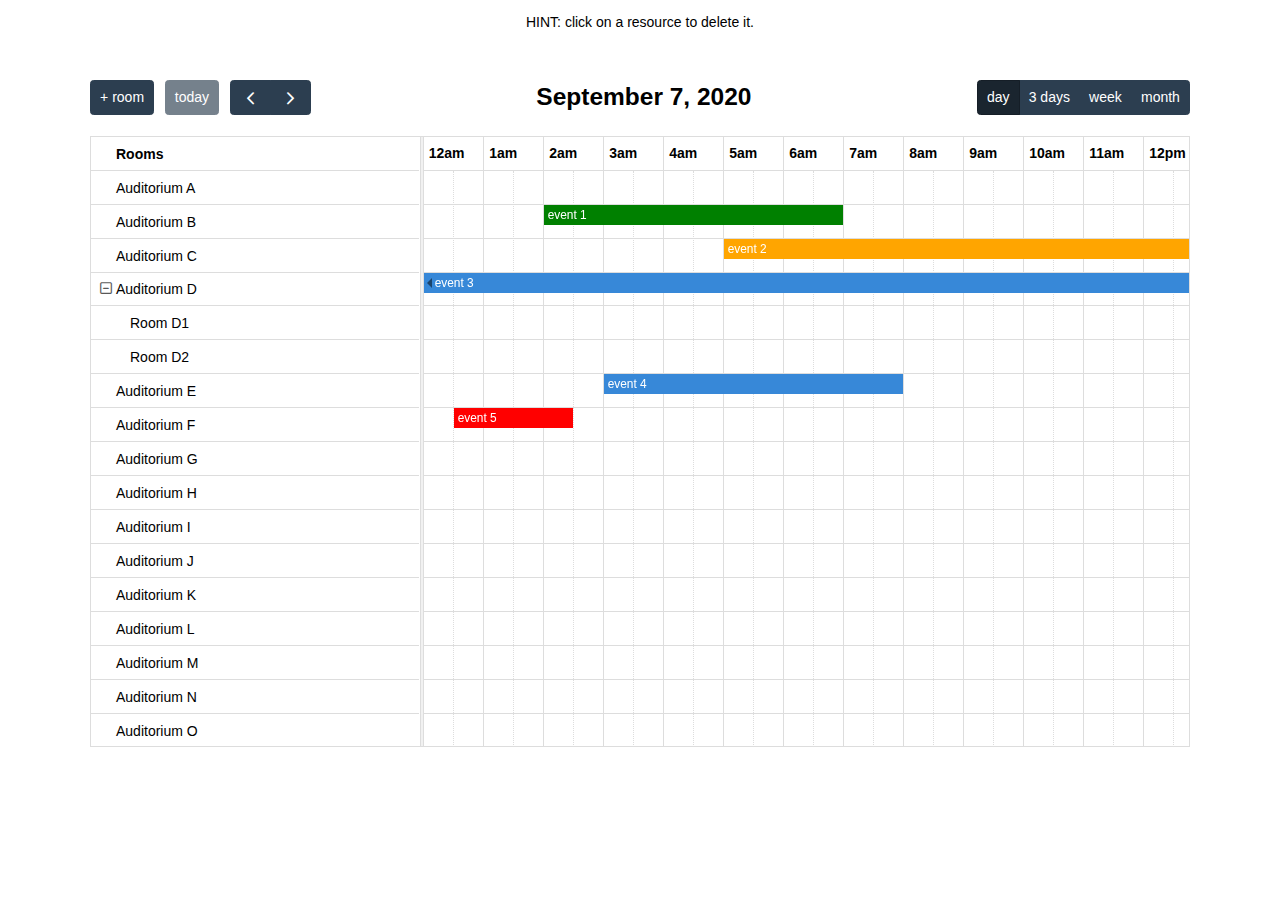
<file: views/assets/JavaScript/fullcalendar/examples/resource-add-remove.html>
<!DOCTYPE html>
<html>
<head>
<meta charset='utf-8' />
<link href='../lib/main.css' rel='stylesheet' />
<script src='../lib/main.js'></script>
<script>

  document.addEventListener('DOMContentLoaded', function() {
    var calendarEl = document.getElementById('calendar');

    var calendar = new FullCalendar.Calendar(calendarEl, {
      now: '2020-09-07',
      editable: true,
      aspectRatio: 1.8,
      scrollTime: '00:00',
      headerToolbar: {
        left: 'promptResource today prev,next',
        center: 'title',
        right: 'resourceTimelineDay,resourceTimelineThreeDays,timeGridWeek,dayGridMonth'
      },
      customButtons: {
        promptResource: {
          text: '+ room',
          click: function() {
            var title = prompt('Room name');
            if (title) {
              calendar.addResource({ title: title });
            }
          }
        }
      },
      initialView: 'resourceTimelineDay',
      views: {
        resourceTimelineThreeDays: {
          type: 'resourceTimeline',
          duration: { days: 3 },
          buttonText: '3 days'
        }
      },
      resourceAreaHeaderContent: 'Rooms',
      resourceLabelDidMount: function(arg) {
        var resource = arg.resource;

        arg.el.addEventListener('click', function() {
          if (confirm('Are you sure you want to delete ' + resource.title + '?')) {
            resource.remove();
          }
        });
      },
      resources: [
        { id: 'a', title: 'Auditorium A' },
        { id: 'b', title: 'Auditorium B', eventColor: 'green' },
        { id: 'c', title: 'Auditorium C', eventColor: 'orange' },
        { id: 'd', title: 'Auditorium D', children: [
          { id: 'd1', title: 'Room D1' },
          { id: 'd2', title: 'Room D2' }
        ] },
        { id: 'e', title: 'Auditorium E' },
        { id: 'f', title: 'Auditorium F', eventColor: 'red' },
        { id: 'g', title: 'Auditorium G' },
        { id: 'h', title: 'Auditorium H' },
        { id: 'i', title: 'Auditorium I' },
        { id: 'j', title: 'Auditorium J' },
        { id: 'k', title: 'Auditorium K' },
        { id: 'l', title: 'Auditorium L' },
        { id: 'm', title: 'Auditorium M' },
        { id: 'n', title: 'Auditorium N' },
        { id: 'o', title: 'Auditorium O' },
        { id: 'p', title: 'Auditorium P' },
        { id: 'q', title: 'Auditorium Q' },
        { id: 'r', title: 'Auditorium R' },
        { id: 's', title: 'Auditorium S' },
        { id: 't', title: 'Auditorium T' },
        { id: 'u', title: 'Auditorium U' },
        { id: 'v', title: 'Auditorium V' },
        { id: 'w', title: 'Auditorium W' },
        { id: 'x', title: 'Auditorium X' },
        { id: 'y', title: 'Auditorium Y' },
        { id: 'z', title: 'Auditorium Z' }
      ],
      events: [
        { id: '1', resourceId: 'b', start: '2020-09-07T02:00:00', end: '2020-09-07T07:00:00', title: 'event 1' },
        { id: '2', resourceId: 'c', start: '2020-09-07T05:00:00', end: '2020-09-07T22:00:00', title: 'event 2' },
        { id: '3', resourceId: 'd', start: '2020-09-06', end: '2020-09-08', title: 'event 3' },
        { id: '4', resourceId: 'e', start: '2020-09-07T03:00:00', end: '2020-09-07T08:00:00', title: 'event 4' },
        { id: '5', resourceId: 'f', start: '2020-09-07T00:30:00', end: '2020-09-07T02:30:00', title: 'event 5' }
      ]
    });

    calendar.render();
  });

</script>
<style>

  body {
    margin: 0;
    padding: 0;
    font-family: Arial, Helvetica Neue, Helvetica, sans-serif;
    font-size: 14px;
  }

  p {
    text-align: center;
  }

  #calendar {
    max-width: 1100px;
    margin: 50px auto;
  }

  .fc-datagrid-body td {
    cursor: pointer;
  }

</style>
</head>
<body>

  <p>
    HINT: click on a resource to delete it.
  </p>

  <div id='calendar'></div>

</body>
</html>
</file>
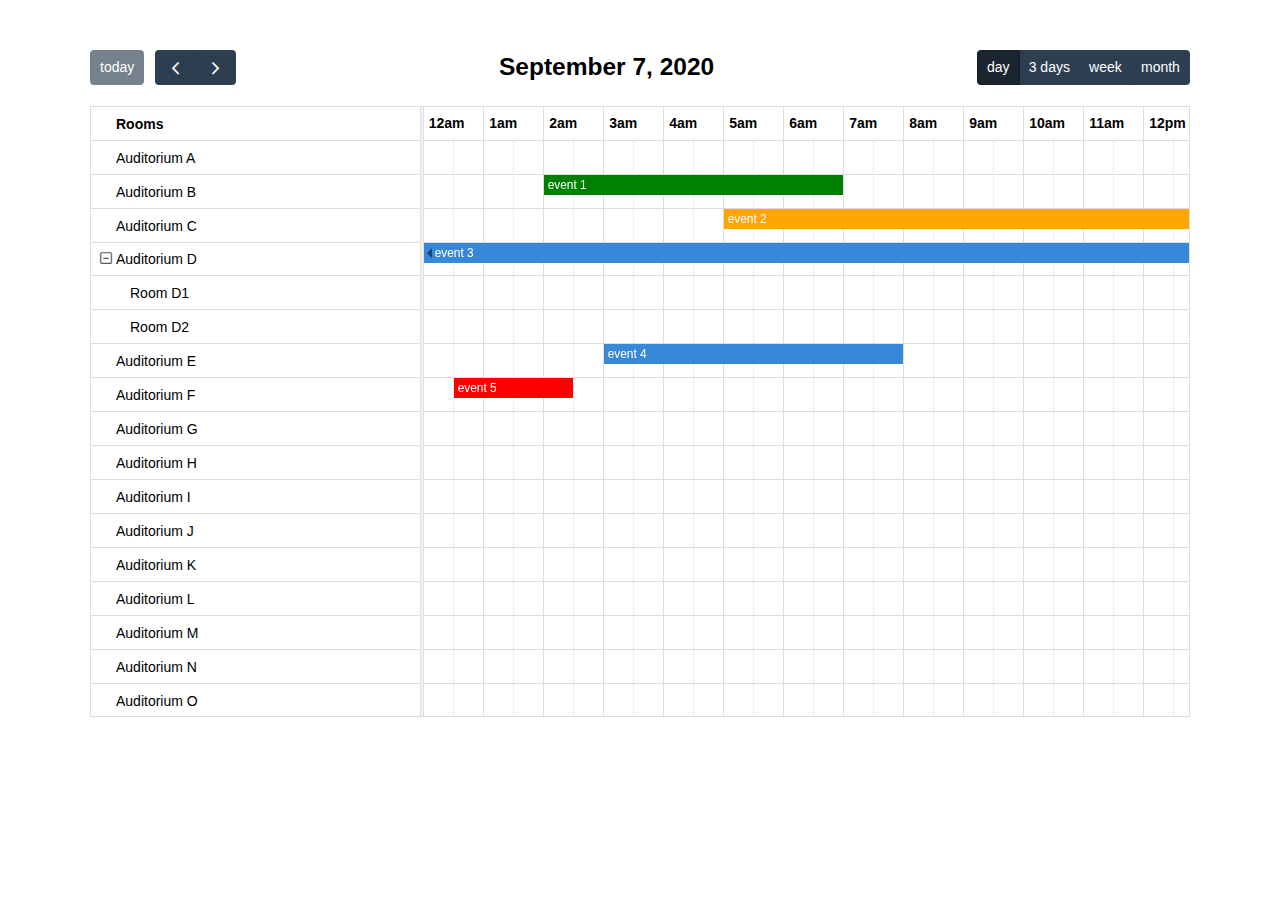
<file: views/assets/JavaScript/fullcalendar/examples/resource-event-json.html>
<!DOCTYPE html>
<html>
<head>
<meta charset='utf-8' />
<link href='../lib/main.css' rel='stylesheet' />
<script src='../lib/main.js'></script>
<script>

  document.addEventListener('DOMContentLoaded', function() {
    var calendarEl = document.getElementById('calendar');

    var calendar = new FullCalendar.Calendar(calendarEl, {
      now: '2020-09-07',
      editable: true, // enable draggable events
      aspectRatio: 1.8,
      scrollTime: '00:00', // undo default 6am scrollTime
      headerToolbar: {
        left: 'today prev,next',
        center: 'title',
        right: 'resourceTimelineDay,resourceTimelineThreeDays,timeGridWeek,dayGridMonth'
      },
      initialView: 'resourceTimelineDay',
      views: {
        resourceTimelineThreeDays: {
          type: 'resourceTimeline',
          duration: { days: 3 },
          buttonText: '3 days'
        }
      },
      resourceAreaHeaderContent: 'Rooms',

      resources: { // you can also specify a plain string like 'json/resources.json'
        url: 'json/resources.json',
        failure: function() {
          document.getElementById('script-warning').style.display = 'block';
        }
      },

      events: { // you can also specify a plain string like 'json/events-for-resources.json'
        url: 'json/events-for-resources.json',
        failure: function() {
          document.getElementById('script-warning').style.display = 'block';
        }
      }
    });

    calendar.render();
  });

</script>
<style>

  body {
    margin: 0;
    padding: 0;
    font-family: Arial, Helvetica Neue, Helvetica, sans-serif;
    font-size: 14px;
  }

  #script-warning {
    display: none;
    background: #eee;
    border-bottom: 1px solid #ddd;
    padding: 0 10px;
    line-height: 40px;
    text-align: center;
    font-weight: bold;
    font-size: 12px;
    color: red;
  }

  #loading {
    display: none;
    position: absolute;
    top: 10px;
    right: 10px;
  }

  #calendar {
    max-width: 1100px;
    margin: 50px auto;
  }

</style>
</head>
<body>

  <div id='script-warning'>
    This page should be running from a webserver, to allow fetching from the <code>json/</code> directory.
  </div>

  <div id='loading'>loading...</div>

  <div id='calendar'></div>

</body>
</html>
</file>
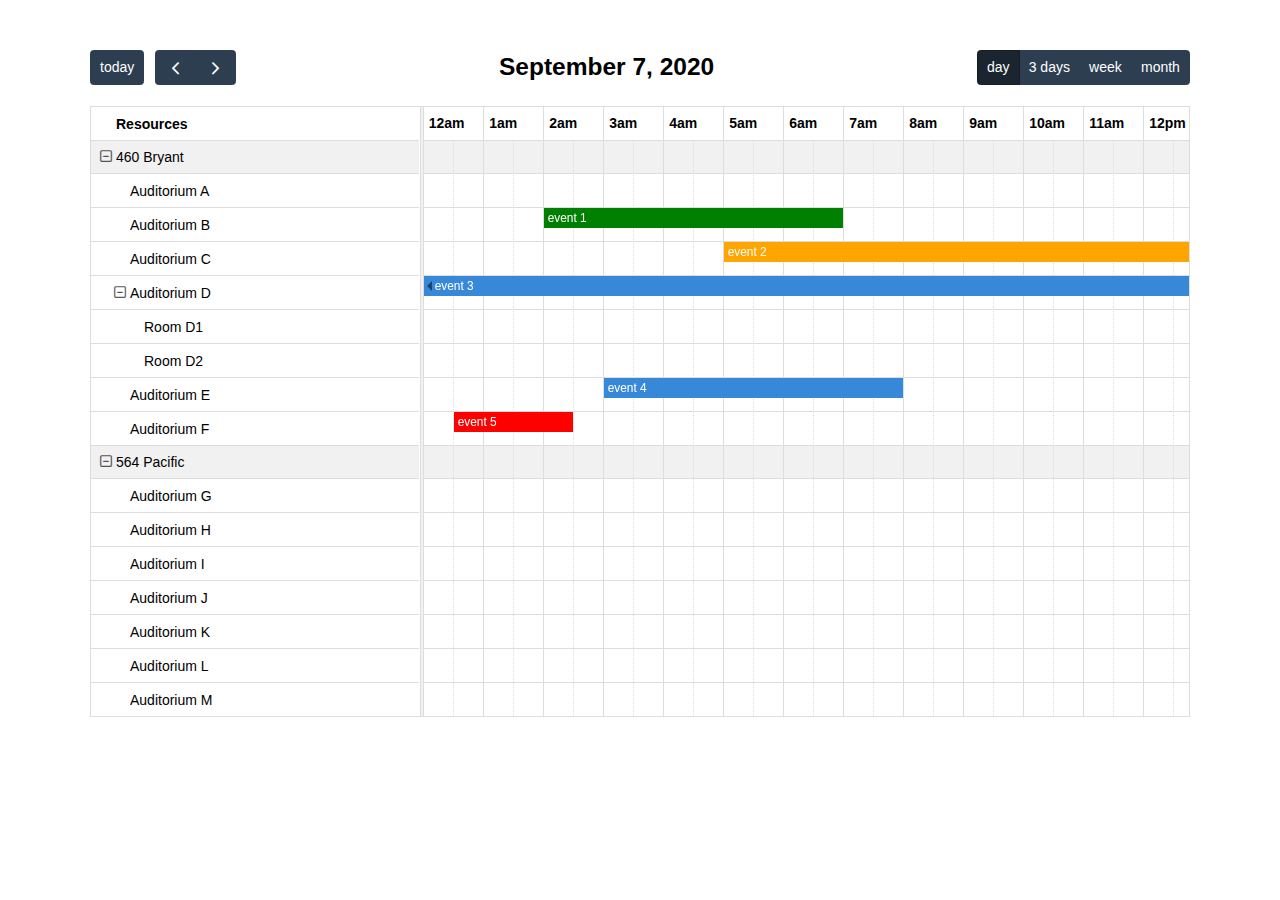
<file: views/assets/JavaScript/fullcalendar/examples/resource-grouping.html>
<!DOCTYPE html>
<html>
<head>
<meta charset='utf-8' />
<link href='../lib/main.css' rel='stylesheet' />
<script src='../lib/main.js'></script>
<script>

  document.addEventListener('DOMContentLoaded', function() {
    var calendarEl = document.getElementById('calendar');

    var calendar = new FullCalendar.Calendar(calendarEl, {
      initialDate: '2020-09-07',
      editable: true,
      selectable: true,
      nowIndicator: true,
      aspectRatio: 1.8,
      scrollTime: '00:00',
      headerToolbar: {
        left: 'today prev,next',
        center: 'title',
        right: 'resourceTimelineDay,resourceTimelineThreeDays,timeGridWeek,dayGridMonth'
      },
      initialView: 'resourceTimelineDay',
      views: {
        resourceTimelineThreeDays: {
          type: 'resourceTimeline',
          duration: { days: 3 },
          buttonText: '3 days'
        }
      },
      resourceGroupField: 'building',
      resources: [
        { id: 'a', building: '460 Bryant', title: 'Auditorium A' },
        { id: 'b', building: '460 Bryant', title: 'Auditorium B', eventColor: 'green' },
        { id: 'c', building: '460 Bryant', title: 'Auditorium C', eventColor: 'orange' },
        { id: 'd', building: '460 Bryant', title: 'Auditorium D', children: [
          { id: 'd1', title: 'Room D1', occupancy: 10 },
          { id: 'd2', title: 'Room D2', occupancy: 10 }
        ] },
        { id: 'e', building: '460 Bryant', title: 'Auditorium E' },
        { id: 'f', building: '460 Bryant', title: 'Auditorium F', eventColor: 'red' },
        { id: 'g', building: '564 Pacific', title: 'Auditorium G' },
        { id: 'h', building: '564 Pacific', title: 'Auditorium H' },
        { id: 'i', building: '564 Pacific', title: 'Auditorium I' },
        { id: 'j', building: '564 Pacific', title: 'Auditorium J' },
        { id: 'k', building: '564 Pacific', title: 'Auditorium K' },
        { id: 'l', building: '564 Pacific', title: 'Auditorium L' },
        { id: 'm', building: '564 Pacific', title: 'Auditorium M' },
        { id: 'n', building: '564 Pacific', title: 'Auditorium N' },
        { id: 'o', building: '564 Pacific', title: 'Auditorium O' },
        { id: 'p', building: '564 Pacific', title: 'Auditorium P' },
        { id: 'q', building: '564 Pacific', title: 'Auditorium Q' },
        { id: 'r', building: '564 Pacific', title: 'Auditorium R' },
        { id: 's', building: '564 Pacific', title: 'Auditorium S' },
        { id: 't', building: '564 Pacific', title: 'Auditorium T' },
        { id: 'u', building: '564 Pacific', title: 'Auditorium U' },
        { id: 'v', building: '564 Pacific', title: 'Auditorium V' },
        { id: 'w', building: '564 Pacific', title: 'Auditorium W' },
        { id: 'x', building: '564 Pacific', title: 'Auditorium X' },
        { id: 'y', building: '564 Pacific', title: 'Auditorium Y' },
        { id: 'z', building: '564 Pacific', title: 'Auditorium Z' }
      ],
      events: [
        { id: '1', resourceId: 'b', start: '2020-09-07T02:00:00', end: '2020-09-07T07:00:00', title: 'event 1' },
        { id: '2', resourceId: 'c', start: '2020-09-07T05:00:00', end: '2020-09-07T22:00:00', title: 'event 2' },
        { id: '3', resourceId: 'd', start: '2020-09-06', end: '2020-09-08', title: 'event 3' },
        { id: '4', resourceId: 'e', start: '2020-09-07T03:00:00', end: '2020-09-07T08:00:00', title: 'event 4' },
        { id: '5', resourceId: 'f', start: '2020-09-07T00:30:00', end: '2020-09-07T02:30:00', title: 'event 5' }
      ]
    });

    calendar.render();
  });

</script>
<style>

  body {
    margin: 0;
    padding: 0;
    font-family: Arial, Helvetica Neue, Helvetica, sans-serif;
    font-size: 14px;
  }

  #calendar {
    max-width: 1100px;
    margin: 50px auto;
  }

</style>
</head>
<body>

  <div id='calendar'></div>

</body>
</html>
</file>
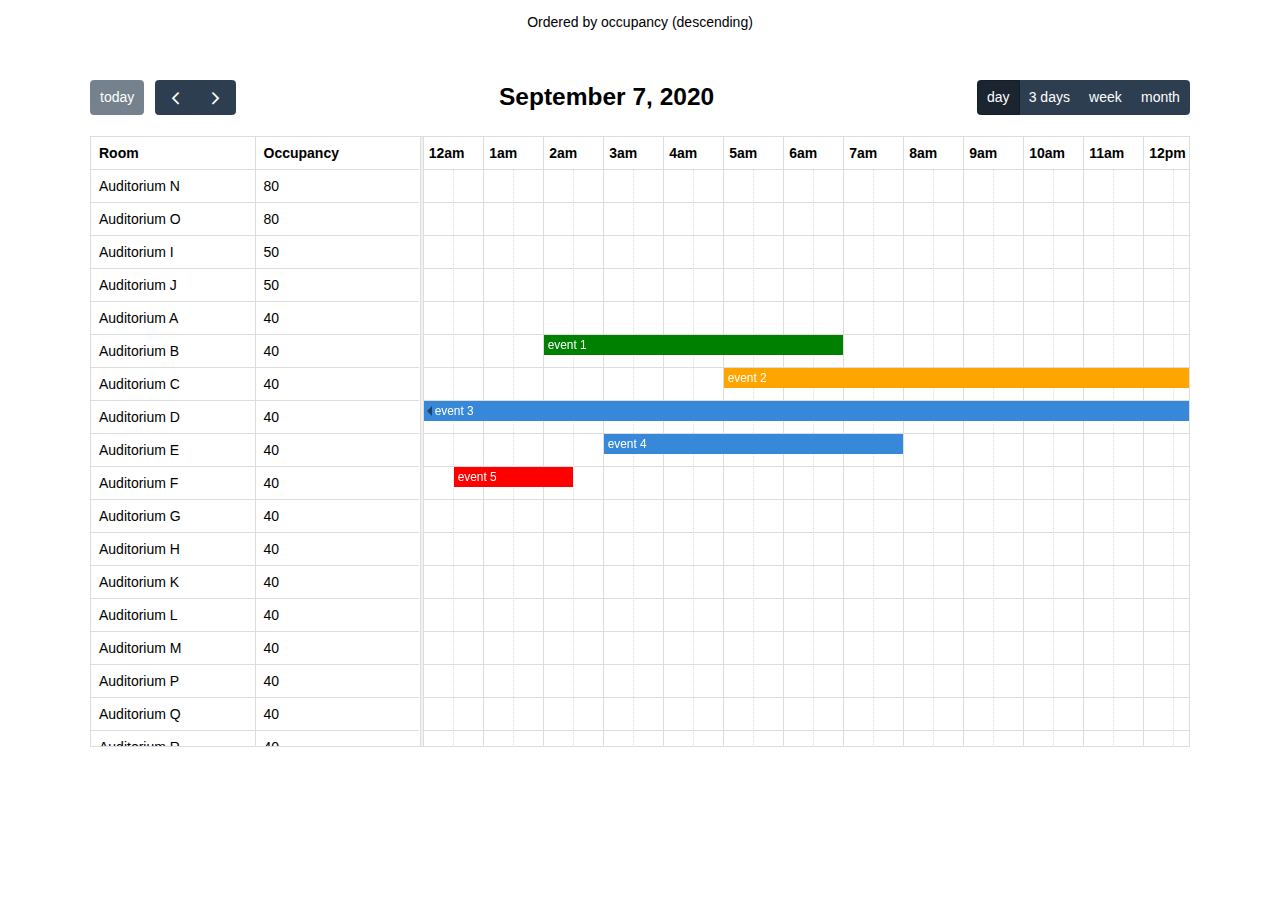
<file: views/assets/JavaScript/fullcalendar/examples/resource-ordering.html>
<!DOCTYPE html>
<html>
<head>
<meta charset='utf-8' />
<link href='../lib/main.css' rel='stylesheet' />
<script src='../lib/main.js'></script>
<script>

  document.addEventListener('DOMContentLoaded', function() {
    var calendarEl = document.getElementById('calendar');

    var calendar = new FullCalendar.Calendar(calendarEl, {
      now: '2020-09-07',
      editable: true,
      aspectRatio: 1.8,
      scrollTime: '00:00',
      headerToolbar: {
        left: 'today prev,next',
        center: 'title',
        right: 'resourceTimelineDay,resourceTimelineThreeDays,timeGridWeek,dayGridMonth'
      },
      initialView: 'resourceTimelineDay',
      views: {
        resourceTimelineThreeDays: {
          type: 'resourceTimeline',
          duration: { days: 3 },
          buttonText: '3 days'
        }
      },
      resourceAreaWidth: '30%',
      resourceAreaColumns: [
        {
          headerContent: 'Room',
          field: 'title'
        },
        {
          headerContent: 'Occupancy',
          field: 'occupancy'
        }
      ],
      resourceOrder: '-occupancy,title', // when occupancy tied, order by title
      resources: [
        { id: 'a', title: 'Auditorium A', occupancy: 40 },
        { id: 'b', title: 'Auditorium B', occupancy: 40, eventColor: 'green' },
        { id: 'c', title: 'Auditorium C', occupancy: 40, eventColor: 'orange' },
        { id: 'd', title: 'Auditorium D', occupancy: 40 },
        { id: 'e', title: 'Auditorium E', occupancy: 40 },
        { id: 'f', title: 'Auditorium F', occupancy: 40, eventColor: 'red' },
        { id: 'g', title: 'Auditorium G', occupancy: 40 },
        { id: 'h', title: 'Auditorium H', occupancy: 40 },
        { id: 'i', title: 'Auditorium I', occupancy: 50 },
        { id: 'j', title: 'Auditorium J', occupancy: 50 },
        { id: 'k', title: 'Auditorium K', occupancy: 40 },
        { id: 'l', title: 'Auditorium L', occupancy: 40 },
        { id: 'm', title: 'Auditorium M', occupancy: 40 },
        { id: 'n', title: 'Auditorium N', occupancy: 80 },
        { id: 'o', title: 'Auditorium O', occupancy: 80 },
        { id: 'p', title: 'Auditorium P', occupancy: 40 },
        { id: 'q', title: 'Auditorium Q', occupancy: 40 },
        { id: 'r', title: 'Auditorium R', occupancy: 40 },
        { id: 's', title: 'Auditorium S', occupancy: 40 },
        { id: 't', title: 'Auditorium T', occupancy: 40 },
        { id: 'u', title: 'Auditorium U', occupancy: 40 },
        { id: 'v', title: 'Auditorium V', occupancy: 40 },
        { id: 'w', title: 'Auditorium W', occupancy: 40 },
        { id: 'x', title: 'Auditorium X', occupancy: 40 },
        { id: 'y', title: 'Auditorium Y', occupancy: 40 },
        { id: 'z', title: 'Auditorium Z', occupancy: 40 }
      ],
      events: [
        { id: '1', resourceId: 'b', start: '2020-09-07T02:00:00', end: '2020-09-07T07:00:00', title: 'event 1' },
        { id: '2', resourceId: 'c', start: '2020-09-07T05:00:00', end: '2020-09-07T22:00:00', title: 'event 2' },
        { id: '3', resourceId: 'd', start: '2020-09-06', end: '2020-09-08', title: 'event 3' },
        { id: '4', resourceId: 'e', start: '2020-09-07T03:00:00', end: '2020-09-07T08:00:00', title: 'event 4' },
        { id: '5', resourceId: 'f', start: '2020-09-07T00:30:00', end: '2020-09-07T02:30:00', title: 'event 5' }
      ]
    });

    calendar.render();
  });

</script>
<style>

  body {
    margin: 0;
    padding: 0;
    font-family: Arial, Helvetica Neue, Helvetica, sans-serif;
    font-size: 14px;
  }

  p {
    text-align: center;
  }

  #calendar {
    max-width: 1100px;
    margin: 50px auto;
  }

</style>
</head>
<body>

  <p>Ordered by occupancy (descending)</p>

  <div id='calendar'></div>

</body>
</html>
</file>
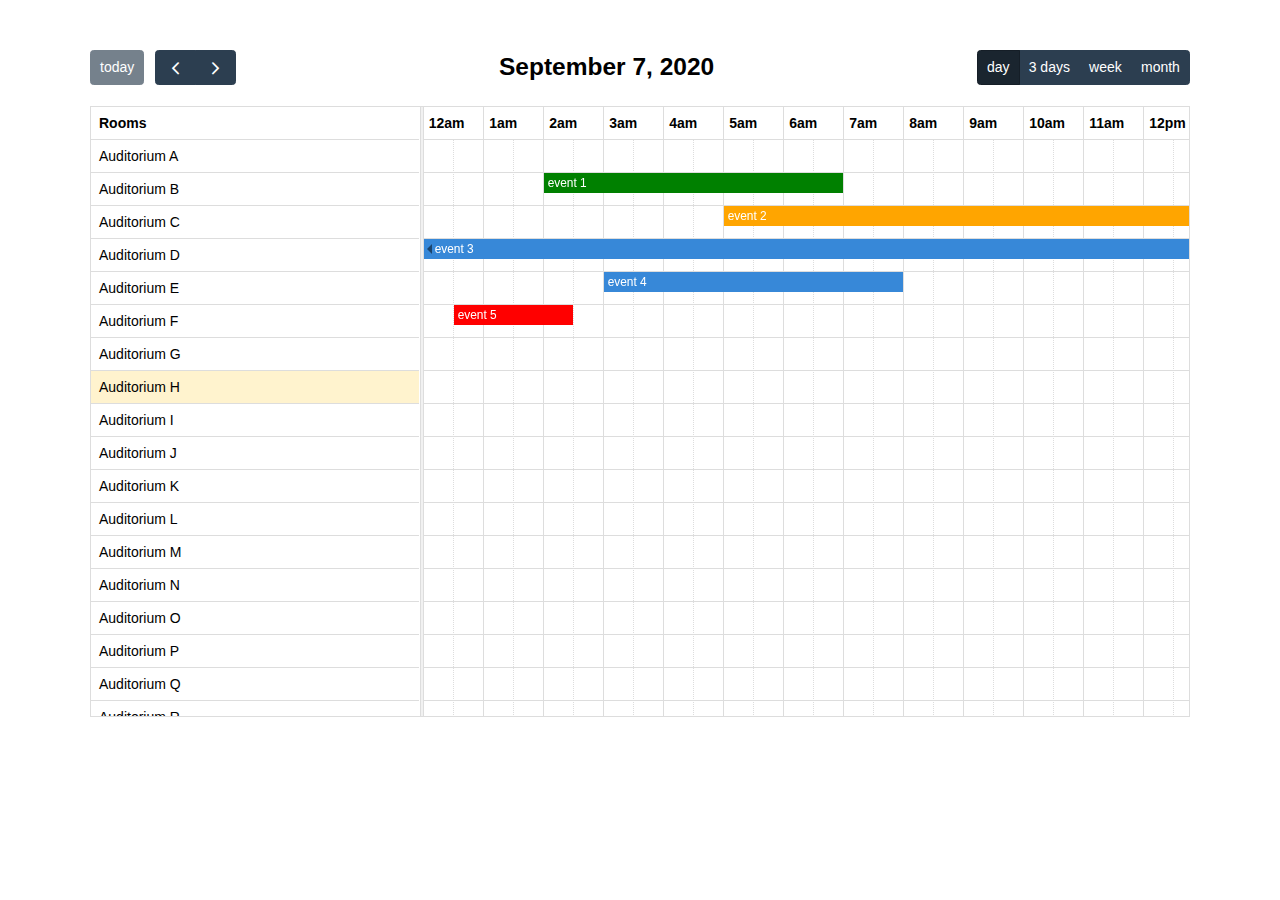
<file: views/assets/JavaScript/fullcalendar/examples/resource-render-hooks.html>
<!DOCTYPE html>
<html>
<head>
<meta charset='utf-8' />
<link href='../lib/main.css' rel='stylesheet' />
<script src='../lib/main.js'></script>
<script>

  document.addEventListener('DOMContentLoaded', function() {
    var calendarEl = document.getElementById('calendar');

    var calendar = new FullCalendar.Calendar(calendarEl, {
      now: '2020-09-07',
      editable: true, // enable draggable events
      aspectRatio: 1.8,
      scrollTime: '00:00', // undo default 6am scrollTime
      headerToolbar: {
        left: 'today prev,next',
        center: 'title',
        right: 'resourceTimelineDay,resourceTimelineThreeDays,timeGridWeek,dayGridMonth'
      },
      initialView: 'resourceTimelineDay',
      views: {
        resourceTimelineThreeDays: {
          type: 'resourceTimeline',
          duration: { days: 3 },
          buttonText: '3 days'
        }
      },
      resourceAreaHeaderContent: 'Rooms',
      resourceLabelContent: function(arg) {
        return 'Auditorium ' + arg.resource.id.toUpperCase();
      },
      resourceLabelDidMount: function(arg) {
        if (arg.resource.id == 'h') {
          arg.el.style.backgroundColor = 'rgb(255, 243, 206)';
        }
      },
      resources: [
        { id: 'a' },
        { id: 'b', eventColor: 'green' },
        { id: 'c', eventColor: 'orange' },
        { id: 'd' },
        { id: 'e' },
        { id: 'f', eventColor: 'red' },
        { id: 'g' },
        { id: 'h' },
        { id: 'i' },
        { id: 'j' },
        { id: 'k' },
        { id: 'l' },
        { id: 'm' },
        { id: 'n' },
        { id: 'o' },
        { id: 'p' },
        { id: 'q' },
        { id: 'r' },
        { id: 's' },
        { id: 't' },
        { id: 'u' },
        { id: 'v' },
        { id: 'w' },
        { id: 'x' },
        { id: 'y' },
        { id: 'z' }
      ],
      events: [
        { id: '1', resourceId: 'b', start: '2020-09-07T02:00:00', end: '2020-09-07T07:00:00', title: 'event 1' },
        { id: '2', resourceId: 'c', start: '2020-09-07T05:00:00', end: '2020-09-07T22:00:00', title: 'event 2' },
        { id: '3', resourceId: 'd', start: '2020-09-06', end: '2020-09-08', title: 'event 3' },
        { id: '4', resourceId: 'e', start: '2020-09-07T03:00:00', end: '2020-09-07T08:00:00', title: 'event 4' },
        { id: '5', resourceId: 'f', start: '2020-09-07T00:30:00', end: '2020-09-07T02:30:00', title: 'event 5' }
      ]
    });

    calendar.render();
  });

</script>
<style>

  body {
    margin: 0;
    padding: 0;
    font-family: Arial, Helvetica Neue, Helvetica, sans-serif;
    font-size: 14px;
  }

  #calendar {
    max-width: 1100px;
    margin: 50px auto;
  }

</style>
</head>
<body>

  <div id='calendar'></div>

</body>
</html>
</file>
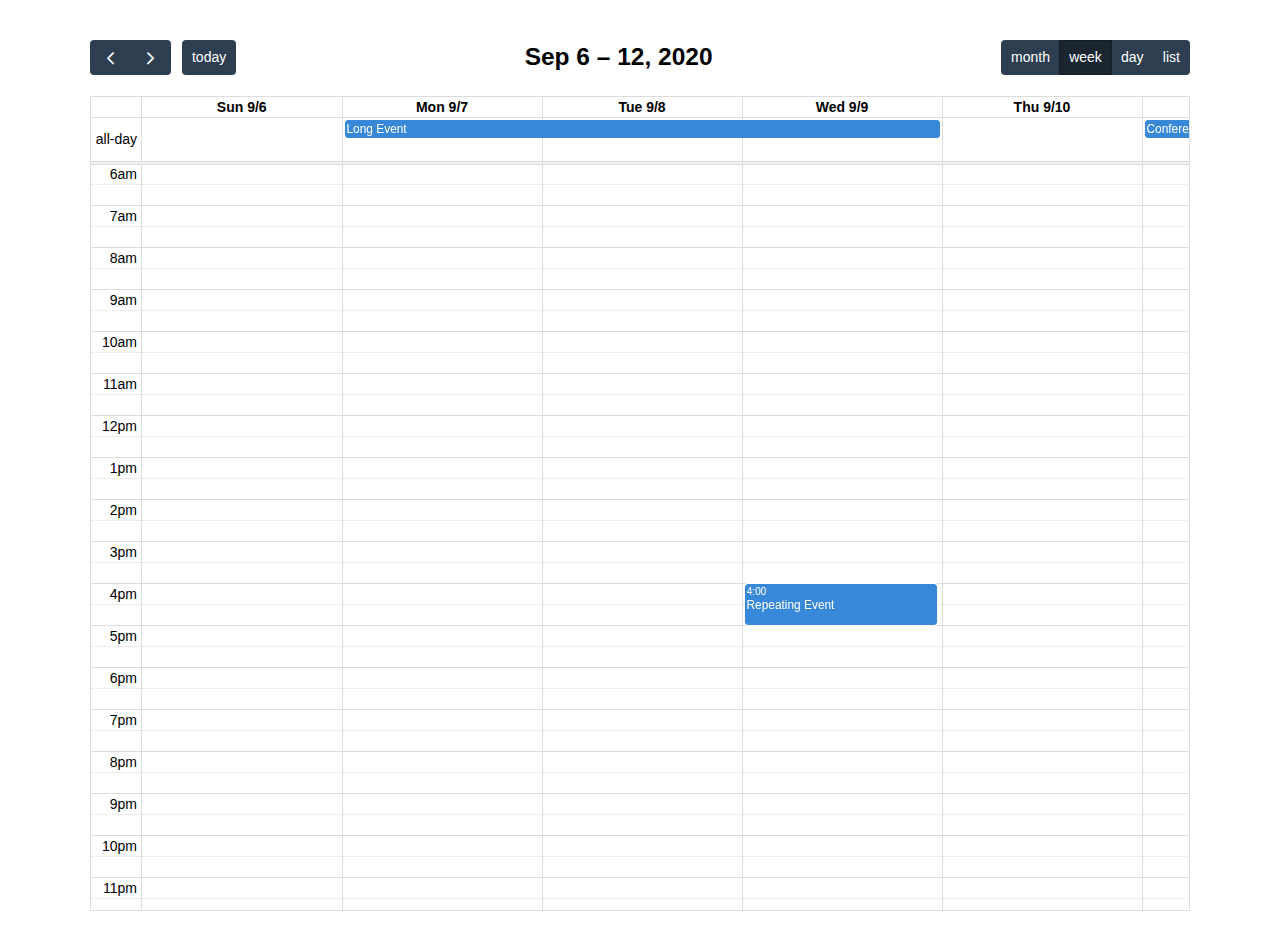
<file: views/assets/JavaScript/fullcalendar/examples/timegrid-views-hscroll.html>
<!DOCTYPE html>
<html>
<head>
<meta charset='utf-8' />
<link href='../lib/main.css' rel='stylesheet' />
<script src='../lib/main.js'></script>
<script>

  document.addEventListener('DOMContentLoaded', function() {
    var calendarEl = document.getElementById('calendar');

    var calendar = new FullCalendar.Calendar(calendarEl, {
      dayMinWidth: 200,
      headerToolbar: {
        left: 'prev,next today',
        center: 'title',
        right: 'dayGridMonth,timeGridWeek,timeGridDay,listWeek'
      },
      initialDate: '2020-09-12',
      initialView: 'timeGridWeek',
      navLinks: true, // can click day/week names to navigate views
      editable: true,
      dayMaxEvents: true, // allow "more" link when too many events
      events: [
        {
          title: 'All Day Event',
          start: '2020-09-01',
        },
        {
          title: 'Long Event',
          start: '2020-09-07',
          end: '2020-09-10'
        },
        {
          groupId: 999,
          title: 'Repeating Event',
          start: '2020-09-09T16:00:00'
        },
        {
          groupId: 999,
          title: 'Repeating Event',
          start: '2020-09-16T16:00:00'
        },
        {
          title: 'Conference',
          start: '2020-09-11',
          end: '2020-09-13'
        },
        {
          title: 'Meeting',
          start: '2020-09-12T10:30:00',
          end: '2020-09-12T12:30:00'
        },
        {
          title: 'Lunch',
          start: '2020-09-12T12:00:00'
        },
        {
          title: 'Meeting',
          start: '2020-09-12T14:30:00'
        },
        {
          title: 'Happy Hour',
          start: '2020-09-12T17:30:00'
        },
        {
          title: 'Dinner',
          start: '2020-09-12T20:00:00'
        },
        {
          title: 'Birthday Party',
          start: '2020-09-13T07:00:00'
        },
        {
          title: 'Click for Google',
          url: 'http://google.com/',
          start: '2020-09-28'
        }
      ]
    });

    calendar.render();
  });

</script>
<style>

  body {
    margin: 40px 10px;
    padding: 0;
    font-family: Arial, Helvetica Neue, Helvetica, sans-serif;
    font-size: 14px;
  }

  #calendar {
    max-width: 1100px;
    margin: 0 auto;
  }

</style>
</head>
<body>

  <div id='calendar'></div>

</body>
</html>
</file>
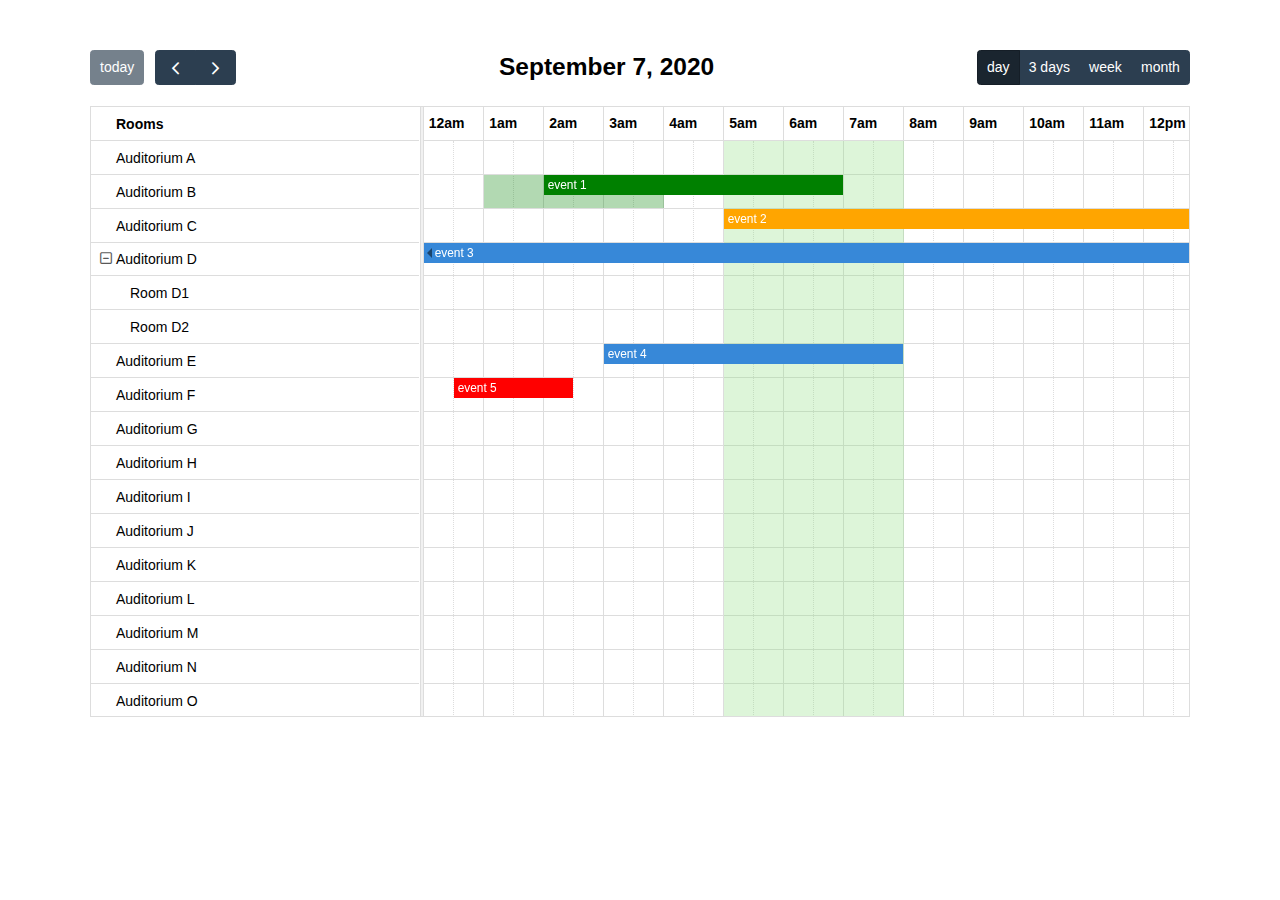
<file: views/assets/JavaScript/fullcalendar/examples/timeline-background-events.html>
<!DOCTYPE html>
<html>
<head>
<meta charset='utf-8' />
<link href='../lib/main.css' rel='stylesheet' />
<script src='../lib/main.js'></script>
<script>

  document.addEventListener('DOMContentLoaded', function() {
    var calendarEl = document.getElementById('calendar');

    var calendar = new FullCalendar.Calendar(calendarEl, {
      now: '2020-09-07',
      editable: true, // enable draggable events
      aspectRatio: 1.8,
      scrollTime: '00:00', // undo default 6am scrollTime
      headerToolbar: {
        left: 'today prev,next',
        center: 'title',
        right: 'resourceTimelineDay,resourceTimelineThreeDays,timeGridWeek,dayGridMonth'
      },
      initialView: 'resourceTimelineDay',
      views: {
        resourceTimelineThreeDays: {
          type: 'resourceTimeline',
          duration: { days: 3 },
          buttonText: '3 days'
        }
      },
      resourceAreaHeaderContent: 'Rooms',
      resources: [
        { id: 'a', title: 'Auditorium A' },
        { id: 'b', title: 'Auditorium B', eventColor: 'green' },
        { id: 'c', title: 'Auditorium C', eventColor: 'orange' },
        { id: 'd', title: 'Auditorium D', children: [
          { id: 'd1', title: 'Room D1' },
          { id: 'd2', title: 'Room D2' }
        ] },
        { id: 'e', title: 'Auditorium E' },
        { id: 'f', title: 'Auditorium F', eventColor: 'red' },
        { id: 'g', title: 'Auditorium G' },
        { id: 'h', title: 'Auditorium H' },
        { id: 'i', title: 'Auditorium I' },
        { id: 'j', title: 'Auditorium J' },
        { id: 'k', title: 'Auditorium K' },
        { id: 'l', title: 'Auditorium L' },
        { id: 'm', title: 'Auditorium M' },
        { id: 'n', title: 'Auditorium N' },
        { id: 'o', title: 'Auditorium O' },
        { id: 'p', title: 'Auditorium P' },
        { id: 'q', title: 'Auditorium Q' },
        { id: 'r', title: 'Auditorium R' },
        { id: 's', title: 'Auditorium S' },
        { id: 't', title: 'Auditorium T' },
        { id: 'u', title: 'Auditorium U' },
        { id: 'v', title: 'Auditorium V' },
        { id: 'w', title: 'Auditorium W' },
        { id: 'x', title: 'Auditorium X' },
        { id: 'y', title: 'Auditorium Y' },
        { id: 'z', title: 'Auditorium Z' }
      ],
      events: [

        // background event, associated with a resource
        { id: 'bg1', resourceId: 'b', display: 'background', start: '2020-09-07T01:00:00', end: '2020-09-07T04:00:00' },

        // background event, NOT associated with a resource
        { id: 'bg2', display: 'background', start: '2020-09-07T05:00:00', end: '2020-09-07T08:00:00' },

        // normal events...
        { id: '1', resourceId: 'b', start: '2020-09-07T02:00:00', end: '2020-09-07T07:00:00', title: 'event 1' },
        { id: '2', resourceId: 'c', start: '2020-09-07T05:00:00', end: '2020-09-07T22:00:00', title: 'event 2' },
        { id: '3', resourceId: 'd', start: '2020-09-06', end: '2020-09-09', title: 'event 3' },
        { id: '4', resourceId: 'e', start: '2020-09-07T03:00:00', end: '2020-09-07T08:00:00', title: 'event 4' },
        { id: '5', resourceId: 'f', start: '2020-09-07T00:30:00', end: '2020-09-07T02:30:00', title: 'event 5' }
      ]
    });

    calendar.render();
  });

</script>
<style>

  body {
    margin: 0;
    padding: 0;
    font-family: Arial, Helvetica Neue, Helvetica, sans-serif;
    font-size: 14px;
  }

  #calendar {
    max-width: 1100px;
    margin: 50px auto;
  }

</style>
</head>
<body>

  <div id='calendar'></div>

</body>
</html>
</file>
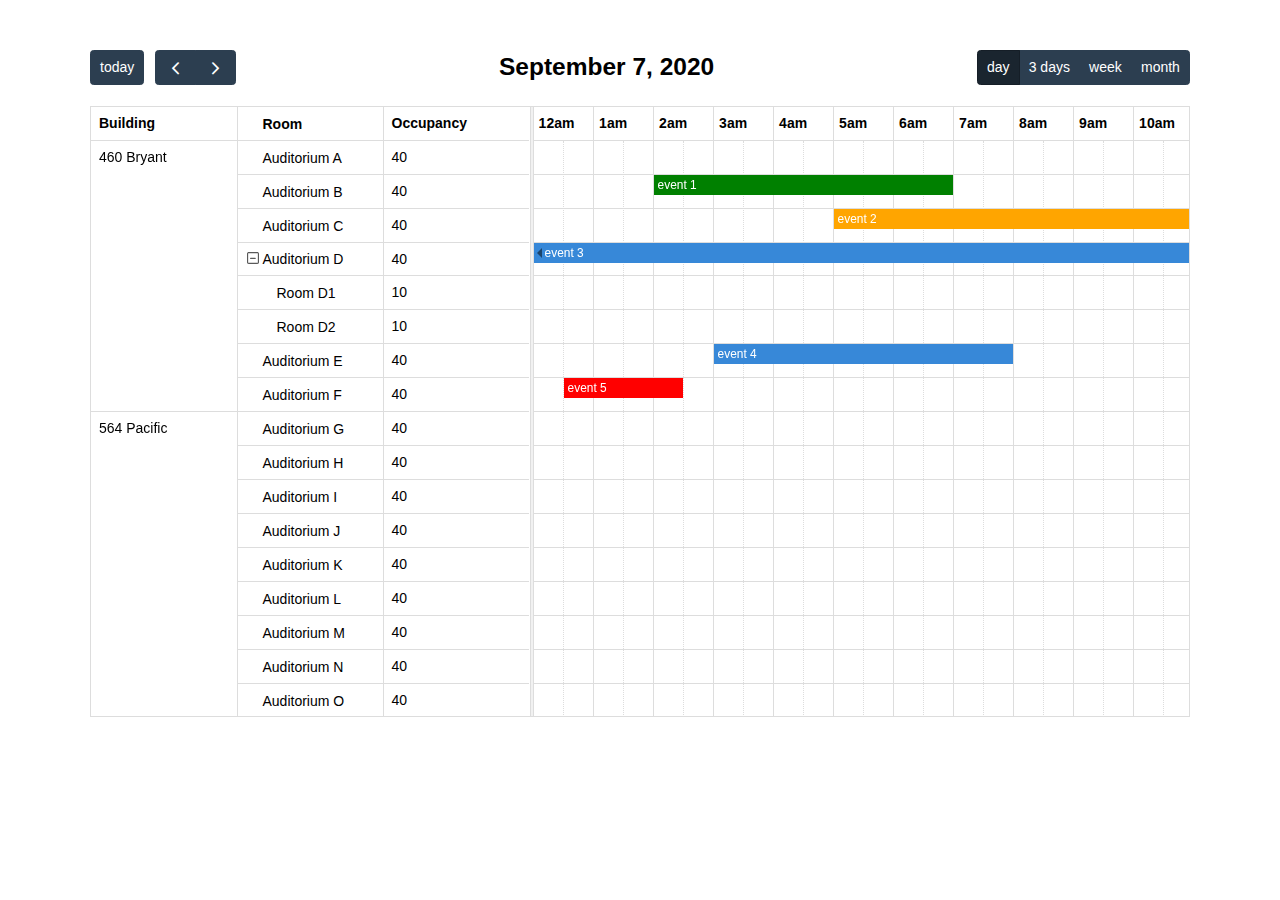
<file: views/assets/JavaScript/fullcalendar/examples/timeline-column-grouping.html>
<!DOCTYPE html>
<html>
<head>
<meta charset='utf-8' />
<link href='../lib/main.css' rel='stylesheet' />
<script src='../lib/main.js'></script>
<script>

  document.addEventListener('DOMContentLoaded', function() {
    var calendarEl = document.getElementById('calendar');

    var calendar = new FullCalendar.Calendar(calendarEl, {
      initialDate: '2020-09-07',
      editable: true,
      selectable: true,
      nowIndicator: true,
      aspectRatio: 1.8,
      scrollTime: '00:00',
      headerToolbar: {
        left: 'today prev,next',
        center: 'title',
        right: 'resourceTimelineDay,resourceTimelineThreeDays,timeGridWeek,dayGridMonth'
      },
      initialView: 'resourceTimelineDay',
      views: {
        resourceTimelineThreeDays: {
          type: 'resourceTimeline',
          duration: { days: 3 },
          buttonText: '3 days'
        }
      },
      resourceAreaWidth: '40%',
      resourceAreaColumns: [
        {
          group: true,
          headerContent: 'Building',
          field: 'building'
        },
        {
          headerContent: 'Room',
          field: 'title'
        },
        {
          headerContent: 'Occupancy',
          field: 'occupancy'
        }
      ],
      resources: [
        { id: 'a', building: '460 Bryant', title: 'Auditorium A', occupancy: 40 },
        { id: 'b', building: '460 Bryant', title: 'Auditorium B', occupancy: 40, eventColor: 'green' },
        { id: 'c', building: '460 Bryant', title: 'Auditorium C', occupancy: 40, eventColor: 'orange' },
        { id: 'd', building: '460 Bryant', title: 'Auditorium D', occupancy: 40, children: [
          { id: 'd1', title: 'Room D1', occupancy: 10 },
          { id: 'd2', title: 'Room D2', occupancy: 10 }
        ] },
        { id: 'e', building: '460 Bryant', title: 'Auditorium E', occupancy: 40 },
        { id: 'f', building: '460 Bryant', title: 'Auditorium F', occupancy: 40, eventColor: 'red' },
        { id: 'g', building: '564 Pacific', title: 'Auditorium G', occupancy: 40 },
        { id: 'h', building: '564 Pacific', title: 'Auditorium H', occupancy: 40 },
        { id: 'i', building: '564 Pacific', title: 'Auditorium I', occupancy: 40 },
        { id: 'j', building: '564 Pacific', title: 'Auditorium J', occupancy: 40 },
        { id: 'k', building: '564 Pacific', title: 'Auditorium K', occupancy: 40 },
        { id: 'l', building: '564 Pacific', title: 'Auditorium L', occupancy: 40 },
        { id: 'm', building: '564 Pacific', title: 'Auditorium M', occupancy: 40 },
        { id: 'n', building: '564 Pacific', title: 'Auditorium N', occupancy: 40 },
        { id: 'o', building: '564 Pacific', title: 'Auditorium O', occupancy: 40 },
        { id: 'p', building: '564 Pacific', title: 'Auditorium P', occupancy: 40 },
        { id: 'q', building: '564 Pacific', title: 'Auditorium Q', occupancy: 40 },
        { id: 'r', building: '564 Pacific', title: 'Auditorium R', occupancy: 40 },
        { id: 's', building: '564 Pacific', title: 'Auditorium S', occupancy: 40 },
        { id: 't', building: '564 Pacific', title: 'Auditorium T', occupancy: 40 },
        { id: 'u', building: '564 Pacific', title: 'Auditorium U', occupancy: 40 },
        { id: 'v', building: '564 Pacific', title: 'Auditorium V', occupancy: 40 },
        { id: 'w', building: '564 Pacific', title: 'Auditorium W', occupancy: 40 },
        { id: 'x', building: '564 Pacific', title: 'Auditorium X', occupancy: 40 },
        { id: 'y', building: '564 Pacific', title: 'Auditorium Y', occupancy: 40 },
        { id: 'z', building: '564 Pacific', title: 'Auditorium Z', occupancy: 40 }
      ],
      events: [
        { id: '1', resourceId: 'b', start: '2020-09-07T02:00:00', end: '2020-09-07T07:00:00', title: 'event 1' },
        { id: '2', resourceId: 'c', start: '2020-09-07T05:00:00', end: '2020-09-07T22:00:00', title: 'event 2' },
        { id: '3', resourceId: 'd', start: '2020-09-06', end: '2020-09-08', title: 'event 3' },
        { id: '4', resourceId: 'e', start: '2020-09-07T03:00:00', end: '2020-09-07T08:00:00', title: 'event 4' },
        { id: '5', resourceId: 'f', start: '2020-09-07T00:30:00', end: '2020-09-07T02:30:00', title: 'event 5' }
      ]
    });

    calendar.render();
  });

</script>
<style>

  body {
    margin: 0;
    padding: 0;
    font-family: Arial, Helvetica Neue, Helvetica, sans-serif;
    font-size: 14px;
  }

  #calendar {
    max-width: 1100px;
    margin: 50px auto;
  }

</style>
</head>
<body>

  <div id='calendar'></div>

</body>
</html>
</file>
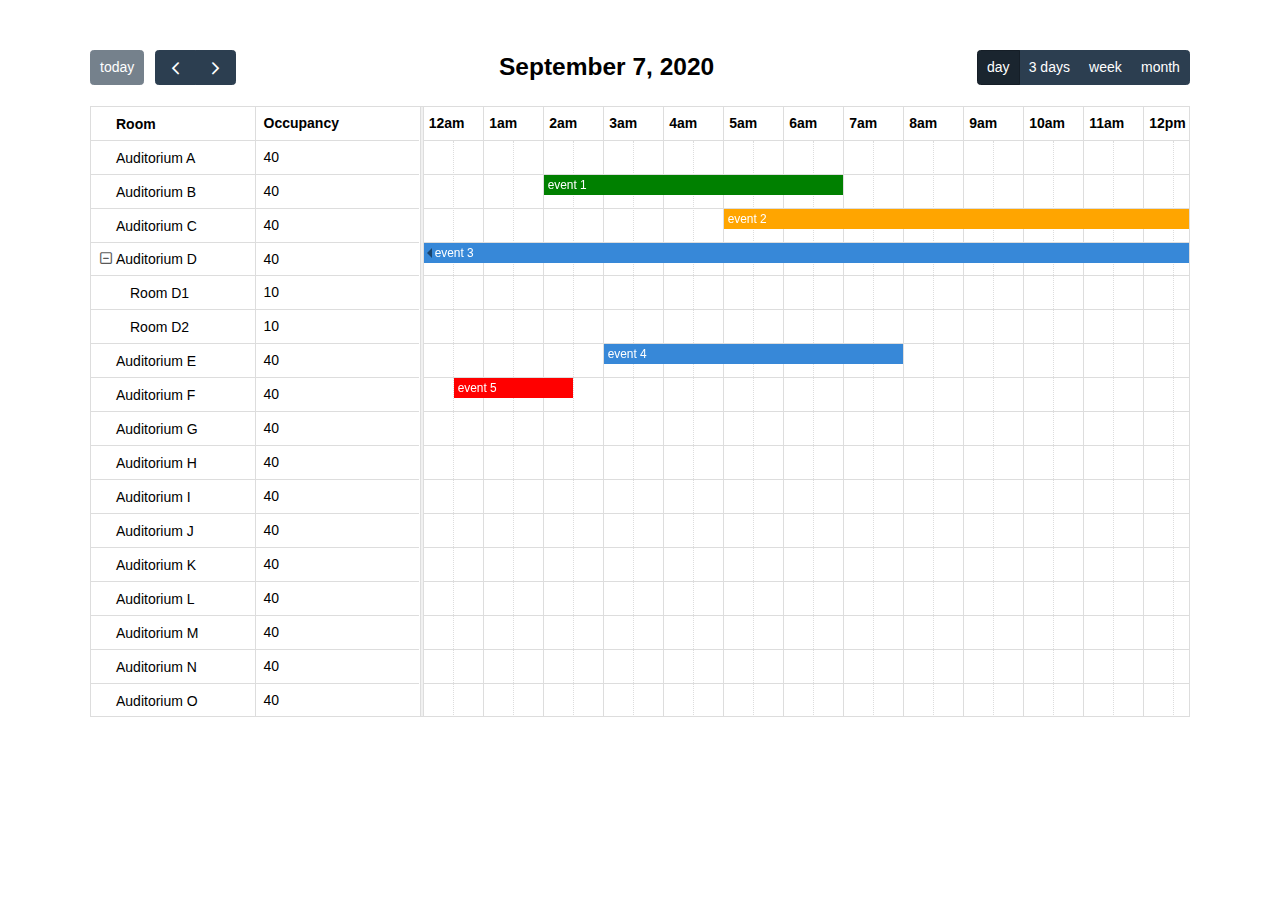
<file: views/assets/JavaScript/fullcalendar/examples/timeline-columns.html>
<!DOCTYPE html>
<html>
<head>
<meta charset='utf-8' />
<link href='../lib/main.css' rel='stylesheet' />
<script src='../lib/main.js'></script>
<script>

  document.addEventListener('DOMContentLoaded', function() {
    var calendarEl = document.getElementById('calendar');

    var calendar = new FullCalendar.Calendar(calendarEl, {
      now: '2020-09-07',
      editable: true,
      aspectRatio: 1.8,
      scrollTime: '00:00',
      headerToolbar: {
        left: 'today prev,next',
        center: 'title',
        right: 'resourceTimelineDay,resourceTimelineThreeDays,timeGridWeek,dayGridMonth'
      },
      initialView: 'resourceTimelineDay',
      views: {
        resourceTimelineThreeDays: {
          type: 'resourceTimeline',
          duration: { days: 3 },
          buttonText: '3 days'
        }
      },
      resourceAreaWidth: '30%',
      resourceAreaColumns: [
        {
          headerContent: 'Room',
          field: 'title'
        },
        {
          headerContent: 'Occupancy',
          field: 'occupancy'
        }
      ],
      resources: [
        { id: 'a', title: 'Auditorium A', occupancy: 40 },
        { id: 'b', title: 'Auditorium B', occupancy: 40, eventColor: 'green' },
        { id: 'c', title: 'Auditorium C', occupancy: 40, eventColor: 'orange' },
        { id: 'd', title: 'Auditorium D', occupancy: 40, children: [
          { id: 'd1', title: 'Room D1', occupancy: 10 },
          { id: 'd2', title: 'Room D2', occupancy: 10 }
        ] },
        { id: 'e', title: 'Auditorium E', occupancy: 40 },
        { id: 'f', title: 'Auditorium F', occupancy: 40, eventColor: 'red' },
        { id: 'g', title: 'Auditorium G', occupancy: 40 },
        { id: 'h', title: 'Auditorium H', occupancy: 40 },
        { id: 'i', title: 'Auditorium I', occupancy: 40 },
        { id: 'j', title: 'Auditorium J', occupancy: 40 },
        { id: 'k', title: 'Auditorium K', occupancy: 40 },
        { id: 'l', title: 'Auditorium L', occupancy: 40 },
        { id: 'm', title: 'Auditorium M', occupancy: 40 },
        { id: 'n', title: 'Auditorium N', occupancy: 40 },
        { id: 'o', title: 'Auditorium O', occupancy: 40 },
        { id: 'p', title: 'Auditorium P', occupancy: 40 },
        { id: 'q', title: 'Auditorium Q', occupancy: 40 },
        { id: 'r', title: 'Auditorium R', occupancy: 40 },
        { id: 's', title: 'Auditorium S', occupancy: 40 },
        { id: 't', title: 'Auditorium T', occupancy: 40 },
        { id: 'u', title: 'Auditorium U', occupancy: 40 },
        { id: 'v', title: 'Auditorium V', occupancy: 40 },
        { id: 'w', title: 'Auditorium W', occupancy: 40 },
        { id: 'x', title: 'Auditorium X', occupancy: 40 },
        { id: 'y', title: 'Auditorium Y', occupancy: 40 },
        { id: 'z', title: 'Auditorium Z', occupancy: 40 }
      ],
      events: [
        { id: '1', resourceId: 'b', start: '2020-09-07T02:00:00', end: '2020-09-07T07:00:00', title: 'event 1' },
        { id: '2', resourceId: 'c', start: '2020-09-07T05:00:00', end: '2020-09-07T22:00:00', title: 'event 2' },
        { id: '3', resourceId: 'd', start: '2020-09-06', end: '2020-09-08', title: 'event 3' },
        { id: '4', resourceId: 'e', start: '2020-09-07T03:00:00', end: '2020-09-07T08:00:00', title: 'event 4' },
        { id: '5', resourceId: 'f', start: '2020-09-07T00:30:00', end: '2020-09-07T02:30:00', title: 'event 5' }
      ]
    });

    calendar.render();
  });

</script>
<style>

  body {
    margin: 0;
    padding: 0;
    font-family: Arial, Helvetica Neue, Helvetica, sans-serif;
    font-size: 14px;
  }

  #calendar {
    max-width: 1100px;
    margin: 50px auto;
  }

</style>
</head>
<body>

  <div id='calendar'></div>

</body>
</html>
</file>
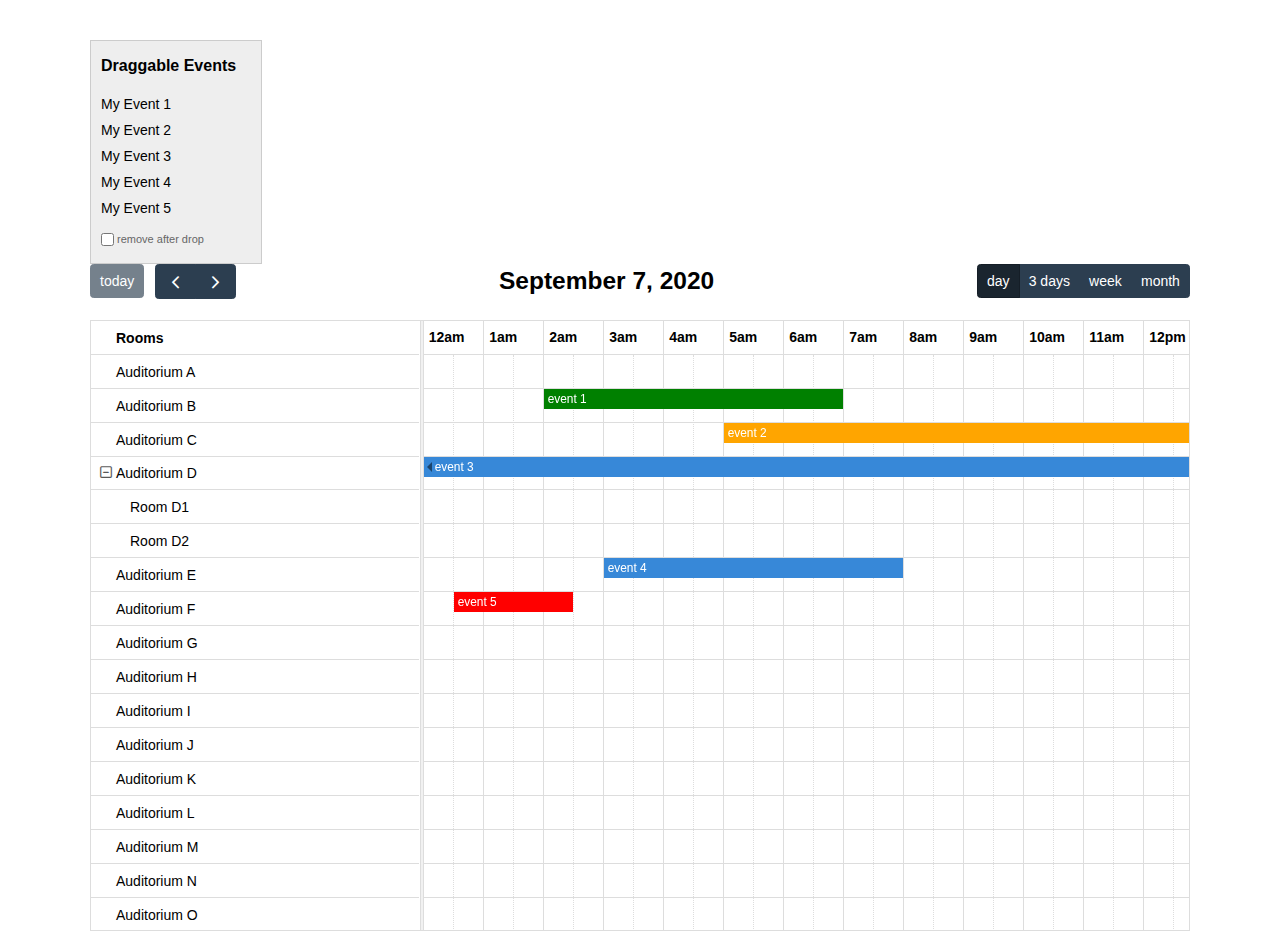
<file: views/assets/JavaScript/fullcalendar/examples/timeline-external-dragging.html>
<!DOCTYPE html>
<html>
<head>
<meta charset='utf-8' />
<link href='../lib/main.css' rel='stylesheet' />
<script src='../lib/main.js'></script>
<script>

  document.addEventListener('DOMContentLoaded', function() {

    /* initialize the external events
    -----------------------------------------------------------------*/

    var containerEl = document.getElementById('external-events');
    new FullCalendar.Draggable(containerEl, {
      itemSelector: '.fc-event',
      eventData: function(eventEl) {
        return {
          title: eventEl.innerText.trim()
        }
      }
    });

    /* initialize the calendar
    -----------------------------------------------------------------*/

    var calendarEl = document.getElementById('calendar');
    var calendar = new FullCalendar.Calendar(calendarEl, {
      now: '2020-09-07',
      editable: true, // enable draggable events
      droppable: true, // this allows things to be dropped onto the calendar
      aspectRatio: 1.8,
      scrollTime: '00:00', // undo default 6am scrollTime
      headerToolbar: {
        left: 'today prev,next',
        center: 'title',
        right: 'resourceTimelineDay,resourceTimelineThreeDays,timeGridWeek,dayGridMonth'
      },
      initialView: 'resourceTimelineDay',
      views: {
        resourceTimelineThreeDays: {
          type: 'resourceTimeline',
          duration: { days: 3 },
          buttonText: '3 days'
        }
      },
      resourceAreaHeaderContent: 'Rooms',
      resources: [
        { id: 'a', title: 'Auditorium A' },
        { id: 'b', title: 'Auditorium B', eventColor: 'green' },
        { id: 'c', title: 'Auditorium C', eventColor: 'orange' },
        { id: 'd', title: 'Auditorium D', children: [
          { id: 'd1', title: 'Room D1' },
          { id: 'd2', title: 'Room D2' }
        ] },
        { id: 'e', title: 'Auditorium E' },
        { id: 'f', title: 'Auditorium F', eventColor: 'red' },
        { id: 'g', title: 'Auditorium G' },
        { id: 'h', title: 'Auditorium H' },
        { id: 'i', title: 'Auditorium I' },
        { id: 'j', title: 'Auditorium J' },
        { id: 'k', title: 'Auditorium K' },
        { id: 'l', title: 'Auditorium L' },
        { id: 'm', title: 'Auditorium M' },
        { id: 'n', title: 'Auditorium N' },
        { id: 'o', title: 'Auditorium O' },
        { id: 'p', title: 'Auditorium P' },
        { id: 'q', title: 'Auditorium Q' },
        { id: 'r', title: 'Auditorium R' },
        { id: 's', title: 'Auditorium S' },
        { id: 't', title: 'Auditorium T' },
        { id: 'u', title: 'Auditorium U' },
        { id: 'v', title: 'Auditorium V' },
        { id: 'w', title: 'Auditorium W' },
        { id: 'x', title: 'Auditorium X' },
        { id: 'y', title: 'Auditorium Y' },
        { id: 'z', title: 'Auditorium Z' }
      ],
      events: [
        { id: '1', resourceId: 'b', start: '2020-09-07T02:00:00', end: '2020-09-07T07:00:00', title: 'event 1' },
        { id: '2', resourceId: 'c', start: '2020-09-07T05:00:00', end: '2020-09-07T22:00:00', title: 'event 2' },
        { id: '3', resourceId: 'd', start: '2020-09-06', end: '2020-09-08', title: 'event 3' },
        { id: '4', resourceId: 'e', start: '2020-09-07T03:00:00', end: '2020-09-07T08:00:00', title: 'event 4' },
        { id: '5', resourceId: 'f', start: '2020-09-07T00:30:00', end: '2020-09-07T02:30:00', title: 'event 5' }
      ],
      drop: function(arg) {
        console.log('drop date: ' + arg.dateStr)

        if (arg.resource) {
          console.log('drop resource: ' + arg.resource.id)
        }

        // is the "remove after drop" checkbox checked?
        if (document.getElementById('drop-remove').checked) {
          // if so, remove the element from the "Draggable Events" list
          arg.draggedEl.parentNode.removeChild(arg.draggedEl);
        }
      },
      eventReceive: function(arg) { // called when a proper external event is dropped
        console.log('eventReceive', arg.event);
      },
      eventDrop: function(arg) { // called when an event (already on the calendar) is moved
        console.log('eventDrop', arg.event);
      }
    });
    calendar.render();

  });

</script>
<style>

  body {
    margin-top: 40px;
    font-size: 14px;
    font-family: Arial, Helvetica Neue, Helvetica, sans-serif;
  }

  #wrap {
    width: 1100px;
    margin: 0 auto;
  }

  #external-events {
    float: left;
    width: 150px;
    padding: 0 10px;
    border: 1px solid #ccc;
    background: #eee;
    text-align: left;
  }

  #external-events h4 {
    font-size: 16px;
    margin-top: 0;
    padding-top: 1em;
  }

  #external-events .fc-event {
    margin: 10px 0;
    cursor: pointer;
  }

  #external-events p {
    margin: 1.5em 0;
    font-size: 11px;
    color: #666;
  }

  #external-events p input {
    margin: 0;
    vertical-align: middle;
  }

  #calendar {
    float: right;
    width: 1100px;
  }

</style>
</head>
<body>
  <div id='wrap'>

    <div id='external-events'>
      <h4>Draggable Events</h4>
      <div class='fc-event'>My Event 1</div>
      <div class='fc-event'>My Event 2</div>
      <div class='fc-event'>My Event 3</div>
      <div class='fc-event'>My Event 4</div>
      <div class='fc-event'>My Event 5</div>
      <p>
        <input type='checkbox' id='drop-remove' />
        <label for='drop-remove'>remove after drop</label>
      </p>
    </div>

    <div id='calendar'></div>

    <div style='clear:both'></div>

  </div>
</body>
</html>
</file>
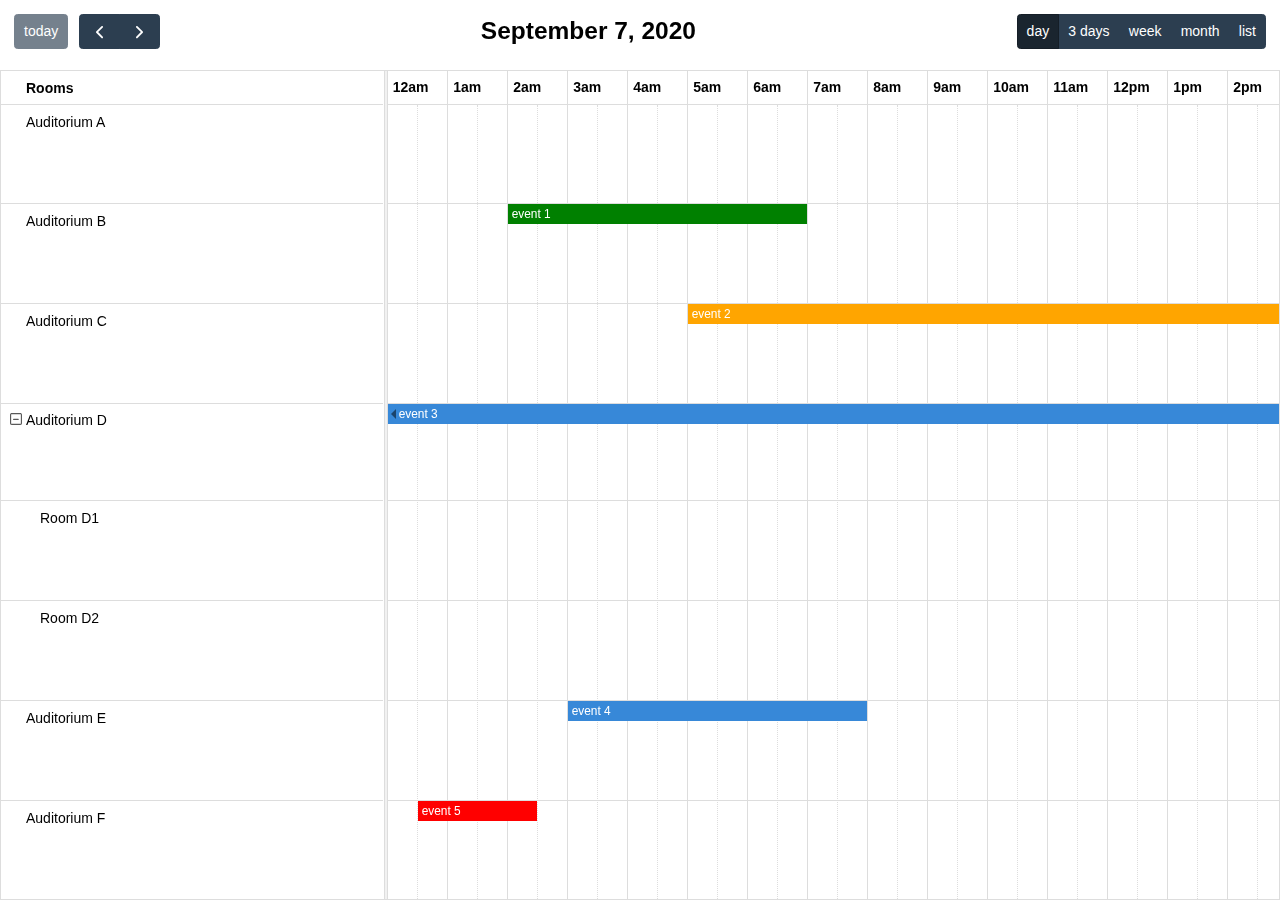
<file: views/assets/JavaScript/fullcalendar/examples/timeline-full-height.html>
<!DOCTYPE html>
<html>
<head>
<meta charset='utf-8' />
<link href='../lib/main.css' rel='stylesheet' />
<script src='../lib/main.js'></script>
<script>

document.addEventListener('DOMContentLoaded', function() {
  var calendarEl = document.getElementById('calendar');

  var calendar = new FullCalendar.Calendar(calendarEl, {
    height: '100%',
    aspectRatio: 1.8,
    editable: true, // enable draggable events
    now: '2020-09-07',
    scrollTime: '00:00', // undo default 6am scrollTime
    headerToolbar: {
      left: 'today prev,next',
      center: 'title',
      right: 'resourceTimelineDay,resourceTimelineThreeDays,timeGridWeek,dayGridMonth,listWeek'
    },
    initialView: 'resourceTimelineDay',
    views: {
      resourceTimelineThreeDays: {
        type: 'resourceTimeline',
        duration: { days: 3 },
        buttonText: '3 days'
      }
    },
    expandRows: true,
    resourceAreaHeaderContent: 'Rooms',
    resources: [
      { id: 'a', title: 'Auditorium A' },
      { id: 'b', title: 'Auditorium B', eventColor: 'green' },
      { id: 'c', title: 'Auditorium C', eventColor: 'orange' },
      { id: 'd', title: 'Auditorium D', children: [
        { id: 'd1', title: 'Room D1' },
        { id: 'd2', title: 'Room D2' }
      ] },
      { id: 'e', title: 'Auditorium E' },
      { id: 'f', title: 'Auditorium F', eventColor: 'red' },
      // { id: 'g', title: 'Auditorium G' },
      // { id: 'h', title: 'Auditorium H' },
      // { id: 'i', title: 'Auditorium I' },
      // { id: 'j', title: 'Auditorium J' },
      // { id: 'k', title: 'Auditorium K' },
      // { id: 'l', title: 'Auditorium L' },
      // { id: 'm', title: 'Auditorium M' },
      // { id: 'n', title: 'Auditorium N' },
      // { id: 'o', title: 'Auditorium O' },
      // { id: 'p', title: 'Auditorium P' },
      // { id: 'q', title: 'Auditorium Q' },
      // { id: 'r', title: 'Auditorium R' },
      // { id: 's', title: 'Auditorium S' },
      // { id: 't', title: 'Auditorium T' },
      // { id: 'u', title: 'Auditorium U' },
      // { id: 'v', title: 'Auditorium V' },
      // { id: 'w', title: 'Auditorium W' },
      // { id: 'x', title: 'Auditorium X' },
      // { id: 'y', title: 'Auditorium Y' },
      // { id: 'z', title: 'Auditorium Z' }
    ],
    events: [
      { id: '1', resourceId: 'b', start: '2020-09-07T02:00:00', end: '2020-09-07T07:00:00', title: 'event 1' },
      { id: '2', resourceId: 'c', start: '2020-09-07T05:00:00', end: '2020-09-07T22:00:00', title: 'event 2' },
      { id: '3', resourceId: 'd', start: '2020-09-06', end: '2020-09-08', title: 'event 3' },
      { id: '4', resourceId: 'e', start: '2020-09-07T03:00:00', end: '2020-09-07T08:00:00', title: 'event 4' },
      { id: '5', resourceId: 'f', start: '2020-09-07T00:30:00', end: '2020-09-07T02:30:00', title: 'event 5' }
    ]
  });

  calendar.render();
});

</script>
<style>

  html, body {
    overflow: hidden; /* don't do scrollbars */
    font-family: Arial, Helvetica Neue, Helvetica, sans-serif;
    font-size: 14px;
  }

  #calendar-container {
    position: fixed;
    top: 0;
    left: 0;
    right: 0;
    bottom: 0;
  }

  .fc-header-toolbar {
    /*
    the calendar will be butting up against the edges,
    but let's scoot in the header's buttons
    */
    padding-top: 1em;
    padding-left: 1em;
    padding-right: 1em;
  }

</style>
</head>
<body>

  <div id='calendar-container'>
    <div id='calendar'></div>
  </div>

</body>
</html>
</file>
<file: views/assets/JavaScript/fullcalendar/lib/main.css>
/* classes attached to <body> */
/* TODO: make fc-event selector work when calender in shadow DOM */
.fc-not-allowed,
.fc-not-allowed .fc-event { /* override events' custom cursors */
  cursor: not-allowed;
}

/* TODO: not attached to body. attached to specific els. move */
.fc-unselectable {
  -webkit-user-select: none;
     -moz-user-select: none;
      -ms-user-select: none;
          user-select: none;
  -webkit-touch-callout: none;
  -webkit-tap-highlight-color: rgba(0, 0, 0, 0);
}
.fc {
  /* layout of immediate children */
  display: flex;
  flex-direction: column;

  font-size: 1em
}
.fc,
  .fc *,
  .fc *:before,
  .fc *:after {
    box-sizing: border-box;
  }
.fc table {
    border-collapse: collapse;
    border-spacing: 0;
    font-size: 1em; /* normalize cross-browser */
  }
.fc th {
    text-align: center;
  }
.fc th,
  .fc td {
    vertical-align: top;
    padding: 0;
  }
.fc a[data-navlink] {
    cursor: pointer;
  }
.fc a[data-navlink]:hover {
    text-decoration: underline;
  }
.fc-direction-ltr {
  direction: ltr;
  text-align: left;
}
.fc-direction-rtl {
  direction: rtl;
  text-align: right;
}
.fc-theme-standard td,
  .fc-theme-standard th {
    border: 1px solid #ddd;
    border: 1px solid var(--fc-border-color, #ddd);
  }
/* for FF, which doesn't expand a 100% div within a table cell. use absolute positioning */
/* inner-wrappers are responsible for being absolute */
/* TODO: best place for this? */
.fc-liquid-hack td,
  .fc-liquid-hack th {
    position: relative;
  }

@font-face {
  font-family: 'fcicons';
  src: url("[data-uri]") format('truetype');
  font-weight: normal;
  font-style: normal;
}

.fc-icon {
  /* added for fc */
  display: inline-block;
  width: 1em;
  height: 1em;
  text-align: center;
  -webkit-user-select: none;
     -moz-user-select: none;
      -ms-user-select: none;
          user-select: none;

  /* use !important to prevent issues with browser extensions that change fonts */
  font-family: 'fcicons' !important;
  speak: none;
  font-style: normal;
  font-weight: normal;
  font-variant: normal;
  text-transform: none;
  line-height: 1;

  /* Better Font Rendering =========== */
  -webkit-font-smoothing: antialiased;
  -moz-osx-font-smoothing: grayscale;
}

.fc-icon-chevron-left:before {
  content: "\e900";
}

.fc-icon-chevron-right:before {
  content: "\e901";
}

.fc-icon-chevrons-left:before {
  content: "\e902";
}

.fc-icon-chevrons-right:before {
  content: "\e903";
}

.fc-icon-minus-square:before {
  content: "\e904";
}

.fc-icon-plus-square:before {
  content: "\e905";
}

.fc-icon-x:before {
  content: "\e906";
}
/*
Lots taken from Flatly (MIT): https://bootswatch.com/4/flatly/bootstrap.css

These styles only apply when the standard-theme is activated.
When it's NOT activated, the fc-button classes won't even be in the DOM.
*/
.fc {

  /* reset */

}
.fc .fc-button {
    border-radius: 0;
    overflow: visible;
    text-transform: none;
    margin: 0;
    font-family: inherit;
    font-size: inherit;
    line-height: inherit;
  }
.fc .fc-button:focus {
    outline: 1px dotted;
    outline: 5px auto -webkit-focus-ring-color;
  }
.fc .fc-button {
    -webkit-appearance: button;
  }
.fc .fc-button:not(:disabled) {
    cursor: pointer;
  }
.fc .fc-button::-moz-focus-inner {
    padding: 0;
    border-style: none;
  }
.fc {

  /* theme */

}
.fc .fc-button {
    display: inline-block;
    font-weight: 400;
    text-align: center;
    vertical-align: middle;
    -webkit-user-select: none;
       -moz-user-select: none;
        -ms-user-select: none;
            user-select: none;
    background-color: transparent;
    border: 1px solid transparent;
    padding: 0.4em 0.65em;
    font-size: 1em;
    line-height: 1.5;
    border-radius: 0.25em;
  }
.fc .fc-button:hover {
    text-decoration: none;
  }
.fc .fc-button:focus {
    outline: 0;
    box-shadow: 0 0 0 0.2rem rgba(44, 62, 80, 0.25);
  }
.fc .fc-button:disabled {
    opacity: 0.65;
  }
.fc {

  /* "primary" coloring */

}
.fc .fc-button-primary {
    color: #fff;
    color: var(--fc-button-text-color, #fff);
    background-color: #2C3E50;
    background-color: var(--fc-button-bg-color, #2C3E50);
    border-color: #2C3E50;
    border-color: var(--fc-button-border-color, #2C3E50);
  }
.fc .fc-button-primary:hover {
    color: #fff;
    color: var(--fc-button-text-color, #fff);
    background-color: #1e2b37;
    background-color: var(--fc-button-hover-bg-color, #1e2b37);
    border-color: #1a252f;
    border-color: var(--fc-button-hover-border-color, #1a252f);
  }
.fc .fc-button-primary:disabled { /* not DRY */
    color: #fff;
    color: var(--fc-button-text-color, #fff);
    background-color: #2C3E50;
    background-color: var(--fc-button-bg-color, #2C3E50);
    border-color: #2C3E50;
    border-color: var(--fc-button-border-color, #2C3E50); /* overrides :hover */
  }
.fc .fc-button-primary:focus {
    box-shadow: 0 0 0 0.2rem rgba(76, 91, 106, 0.5);
  }
.fc .fc-button-primary:not(:disabled):active,
  .fc .fc-button-primary:not(:disabled).fc-button-active {
    color: #fff;
    color: var(--fc-button-text-color, #fff);
    background-color: #1a252f;
    background-color: var(--fc-button-active-bg-color, #1a252f);
    border-color: #151e27;
    border-color: var(--fc-button-active-border-color, #151e27);
  }
.fc .fc-button-primary:not(:disabled):active:focus,
  .fc .fc-button-primary:not(:disabled).fc-button-active:focus {
    box-shadow: 0 0 0 0.2rem rgba(76, 91, 106, 0.5);
  }
.fc {

  /* icons within buttons */

}
.fc .fc-button .fc-icon {
    vertical-align: middle;
    font-size: 1.5em; /* bump up the size (but don't make it bigger than line-height of button, which is 1.5em also) */
  }
.fc .fc-button-group {
    position: relative;
    display: inline-flex;
    vertical-align: middle;
  }
.fc .fc-button-group > .fc-button {
    position: relative;
    flex: 1 1 auto;
  }
.fc .fc-button-group > .fc-button:hover {
    z-index: 1;
  }
.fc .fc-button-group > .fc-button:focus,
  .fc .fc-button-group > .fc-button:active,
  .fc .fc-button-group > .fc-button.fc-button-active {
    z-index: 1;
  }
.fc-direction-ltr .fc-button-group > .fc-button:not(:first-child) {
    margin-left: -1px;
    border-top-left-radius: 0;
    border-bottom-left-radius: 0;
  }
.fc-direction-ltr .fc-button-group > .fc-button:not(:last-child) {
    border-top-right-radius: 0;
    border-bottom-right-radius: 0;
  }
.fc-direction-rtl .fc-button-group > .fc-button:not(:first-child) {
    margin-right: -1px;
    border-top-right-radius: 0;
    border-bottom-right-radius: 0;
  }
.fc-direction-rtl .fc-button-group > .fc-button:not(:last-child) {
    border-top-left-radius: 0;
    border-bottom-left-radius: 0;
  }
.fc .fc-toolbar {
    display: flex;
    justify-content: space-between;
    align-items: center;
  }
.fc .fc-toolbar.fc-header-toolbar {
    margin-bottom: 1.5em;
  }
.fc .fc-toolbar.fc-footer-toolbar {
    margin-top: 1.5em;
  }
.fc .fc-toolbar-title {
    font-size: 1.75em;
    margin: 0;
  }
.fc-direction-ltr .fc-toolbar > * > :not(:first-child) {
    margin-left: .75em; /* space between */
  }
.fc-direction-rtl .fc-toolbar > * > :not(:first-child) {
    margin-right: .75em; /* space between */
  }
.fc-direction-rtl .fc-toolbar-ltr { /* when the toolbar-chunk positioning system is explicitly left-to-right */
    flex-direction: row-reverse;
  }
.fc .fc-scroller {
    -webkit-overflow-scrolling: touch;
    position: relative; /* for abs-positioned elements within */
  }
.fc .fc-scroller-liquid {
    height: 100%;
  }
.fc .fc-scroller-liquid-absolute {
    position: absolute;
    top: 0;
    right: 0;
    left: 0;
    bottom: 0;
  }
.fc .fc-scroller-harness {
    position: relative;
    overflow: hidden;
    direction: ltr;
      /* hack for chrome computing the scroller's right/left wrong for rtl. undone below... */
      /* TODO: demonstrate in codepen */
  }
.fc .fc-scroller-harness-liquid {
    height: 100%;
  }
.fc-direction-rtl .fc-scroller-harness > .fc-scroller { /* undo above hack */
    direction: rtl;
  }
.fc-theme-standard .fc-scrollgrid {
    border: 1px solid #ddd;
    border: 1px solid var(--fc-border-color, #ddd); /* bootstrap does this. match */
  }
.fc .fc-scrollgrid,
    .fc .fc-scrollgrid table { /* all tables (self included) */
      width: 100%; /* because tables don't normally do this */
      table-layout: fixed;
    }
.fc .fc-scrollgrid table { /* inner tables */
      border-top-style: hidden;
      border-left-style: hidden;
      border-right-style: hidden;
    }
.fc .fc-scrollgrid {

    border-collapse: separate;
    border-right-width: 0;
    border-bottom-width: 0;

  }
.fc .fc-scrollgrid-liquid {
    height: 100%;
  }
.fc .fc-scrollgrid-section { /* a <tr> */
    height: 1px /* better than 0, for firefox */

  }
.fc .fc-scrollgrid-section > td {
      height: 1px; /* needs a height so inner div within grow. better than 0, for firefox */
    }
.fc .fc-scrollgrid-section table {
      height: 1px;
        /* for most browsers, if a height isn't set on the table, can't do liquid-height within cells */
        /* serves as a min-height. harmless */
    }
.fc .fc-scrollgrid-section-liquid > td {
      height: 100%; /* better than `auto`, for firefox */
    }
.fc .fc-scrollgrid-section > * {
    border-top-width: 0;
    border-left-width: 0;
  }
.fc .fc-scrollgrid-section-header > *,
  .fc .fc-scrollgrid-section-footer > * {
    border-bottom-width: 0;
  }
.fc .fc-scrollgrid-section-body table,
  .fc .fc-scrollgrid-section-footer table {
    border-bottom-style: hidden; /* head keeps its bottom border tho */
  }
.fc {

  /* stickiness */

}
.fc .fc-scrollgrid-section-sticky > * {
    background: #fff;
    background: var(--fc-page-bg-color, #fff);
    position: sticky;
    z-index: 3; /* TODO: var */
    /* TODO: box-shadow when sticking */
  }
.fc .fc-scrollgrid-section-header.fc-scrollgrid-section-sticky > * {
    top: 0; /* because border-sharing causes a gap at the top */
      /* TODO: give safari -1. has bug */
  }
.fc .fc-scrollgrid-section-footer.fc-scrollgrid-section-sticky > * {
    bottom: 0; /* known bug: bottom-stickiness doesn't work in safari */
  }
.fc .fc-scrollgrid-sticky-shim { /* for horizontal scrollbar */
    height: 1px; /* needs height to create scrollbars */
    margin-bottom: -1px;
  }
.fc-sticky { /* no .fc wrap because used as child of body */
  position: sticky;
}
.fc .fc-view-harness {
    flex-grow: 1; /* because this harness is WITHIN the .fc's flexbox */
    position: relative;
  }
.fc {

  /* when the harness controls the height, make the view liquid */

}
.fc .fc-view-harness-active > .fc-view {
    position: absolute;
    top: 0;
    right: 0;
    bottom: 0;
    left: 0;
  }
.fc .fc-col-header-cell-cushion {
    display: inline-block; /* x-browser for when sticky (when multi-tier header) */
    padding: 2px 4px;
  }
.fc .fc-bg-event,
  .fc .fc-non-business,
  .fc .fc-highlight {
    /* will always have a harness with position:relative/absolute, so absolutely expand */
    position: absolute;
    top: 0;
    left: 0;
    right: 0;
    bottom: 0;
  }
.fc .fc-non-business {
    background: rgba(215, 215, 215, 0.3);
    background: var(--fc-non-business-color, rgba(215, 215, 215, 0.3));
  }
.fc .fc-bg-event {
    background: rgb(143, 223, 130);
    background: var(--fc-bg-event-color, rgb(143, 223, 130));
    opacity: 0.3;
    opacity: var(--fc-bg-event-opacity, 0.3)
  }
.fc .fc-bg-event .fc-event-title {
      margin: .5em;
      font-size: .85em;
      font-size: var(--fc-small-font-size, .85em);
      font-style: italic;
    }
.fc .fc-highlight {
    background: rgba(188, 232, 241, 0.3);
    background: var(--fc-highlight-color, rgba(188, 232, 241, 0.3));
  }
.fc .fc-cell-shaded,
  .fc .fc-day-disabled {
    background: rgba(208, 208, 208, 0.3);
    background: var(--fc-neutral-bg-color, rgba(208, 208, 208, 0.3));
  }
/* link resets */
/* ---------------------------------------------------------------------------------------------------- */
a.fc-event,
a.fc-event:hover {
  text-decoration: none;
}
/* cursor */
.fc-event[href],
.fc-event.fc-event-draggable {
  cursor: pointer;
}
/* event text content */
/* ---------------------------------------------------------------------------------------------------- */
.fc-event .fc-event-main {
    position: relative;
    z-index: 2;
  }
/* dragging */
/* ---------------------------------------------------------------------------------------------------- */
.fc-event-dragging:not(.fc-event-selected) { /* MOUSE */
    opacity: 0.75;
  }
.fc-event-dragging.fc-event-selected { /* TOUCH */
    box-shadow: 0 2px 7px rgba(0, 0, 0, 0.3);
  }
/* resizing */
/* ---------------------------------------------------------------------------------------------------- */
/* (subclasses should hone positioning for touch and non-touch) */
.fc-event .fc-event-resizer {
    display: none;
    position: absolute;
    z-index: 4;
  }
.fc-event:hover, /* MOUSE */
.fc-event-selected { /* TOUCH */

}
.fc-event:hover .fc-event-resizer, .fc-event-selected .fc-event-resizer {
    display: block;
  }
.fc-event-selected .fc-event-resizer {
    border-radius: 4px;
    border-radius: calc(var(--fc-event-resizer-dot-total-width, 8px) / 2);
    border-width: 1px;
    border-width: var(--fc-event-resizer-dot-border-width, 1px);
    width: 8px;
    width: var(--fc-event-resizer-dot-total-width, 8px);
    height: 8px;
    height: var(--fc-event-resizer-dot-total-width, 8px);
    border-style: solid;
    border-color: inherit;
    background: #fff;
    background: var(--fc-page-bg-color, #fff)

    /* expand hit area */

  }
.fc-event-selected .fc-event-resizer:before {
      content: '';
      position: absolute;
      top: -20px;
      left: -20px;
      right: -20px;
      bottom: -20px;
    }
/* selecting (always TOUCH) */
/* OR, focused by tab-index */
/* (TODO: maybe not the best focus-styling for .fc-daygrid-dot-event) */
/* ---------------------------------------------------------------------------------------------------- */
.fc-event-selected,
.fc-event:focus {
  box-shadow: 0 2px 5px rgba(0, 0, 0, 0.2)

  /* expand hit area (subclasses should expand) */

}
.fc-event-selected:before, .fc-event:focus:before {
    content: "";
    position: absolute;
    z-index: 3;
    top: 0;
    left: 0;
    right: 0;
    bottom: 0;
  }
.fc-event-selected,
.fc-event:focus {

  /* dimmer effect */

}
.fc-event-selected:after, .fc-event:focus:after {
    content: "";
    background: rgba(0, 0, 0, 0.25);
    background: var(--fc-event-selected-overlay-color, rgba(0, 0, 0, 0.25));
    position: absolute;
    z-index: 1;

    /* assume there's a border on all sides. overcome it. */
    /* sometimes there's NOT a border, in which case the dimmer will go over */
    /* an adjacent border, which looks fine. */
    top: -1px;
    left: -1px;
    right: -1px;
    bottom: -1px;
  }
/*
A HORIZONTAL event
*/
.fc-h-event { /* allowed to be top-level */
  display: block;
  border: 1px solid #3788d8;
  border: 1px solid var(--fc-event-border-color, #3788d8);
  background-color: #3788d8;
  background-color: var(--fc-event-bg-color, #3788d8)

}
.fc-h-event .fc-event-main {
    color: #fff;
    color: var(--fc-event-text-color, #fff);
  }
.fc-h-event .fc-event-main-frame {
    display: flex; /* for make fc-event-title-container expand */
  }
.fc-h-event .fc-event-time {
    max-width: 100%; /* clip overflow on this element */
    overflow: hidden;
  }
.fc-h-event .fc-event-title-container { /* serves as a container for the sticky cushion */
    flex-grow: 1;
    flex-shrink: 1;
    min-width: 0; /* important for allowing to shrink all the way */
  }
.fc-h-event .fc-event-title {
    display: inline-block; /* need this to be sticky cross-browser */
    vertical-align: top; /* for not messing up line-height */
    left: 0;  /* for sticky */
    right: 0; /* for sticky */
    max-width: 100%; /* clip overflow on this element */
    overflow: hidden;
  }
.fc-h-event.fc-event-selected:before {
    /* expand hit area */
    top: -10px;
    bottom: -10px;
  }
/* adjust border and border-radius (if there is any) for non-start/end */
.fc-direction-ltr .fc-daygrid-block-event:not(.fc-event-start),
.fc-direction-rtl .fc-daygrid-block-event:not(.fc-event-end) {
  border-top-left-radius: 0;
  border-bottom-left-radius: 0;
  border-left-width: 0;
}
.fc-direction-ltr .fc-daygrid-block-event:not(.fc-event-end),
.fc-direction-rtl .fc-daygrid-block-event:not(.fc-event-start) {
  border-top-right-radius: 0;
  border-bottom-right-radius: 0;
  border-right-width: 0;
}
/* resizers */
.fc-h-event:not(.fc-event-selected) .fc-event-resizer {
  top: 0;
  bottom: 0;
  width: 8px;
  width: var(--fc-event-resizer-thickness, 8px);
}
.fc-direction-ltr .fc-h-event:not(.fc-event-selected) .fc-event-resizer-start,
.fc-direction-rtl .fc-h-event:not(.fc-event-selected) .fc-event-resizer-end {
  cursor: w-resize;
  left: -4px;
  left: calc(-0.5 * var(--fc-event-resizer-thickness, 8px));
}
.fc-direction-ltr .fc-h-event:not(.fc-event-selected) .fc-event-resizer-end,
.fc-direction-rtl .fc-h-event:not(.fc-event-selected) .fc-event-resizer-start {
  cursor: e-resize;
  right: -4px;
  right: calc(-0.5 * var(--fc-event-resizer-thickness, 8px));
}
/* resizers for TOUCH */
.fc-h-event.fc-event-selected .fc-event-resizer {
  top: 50%;
  margin-top: -4px;
  margin-top: calc(-0.5 * var(--fc-event-resizer-dot-total-width, 8px));
}
.fc-direction-ltr .fc-h-event.fc-event-selected .fc-event-resizer-start,
.fc-direction-rtl .fc-h-event.fc-event-selected .fc-event-resizer-end {
  left: -4px;
  left: calc(-0.5 * var(--fc-event-resizer-dot-total-width, 8px));
}
.fc-direction-ltr .fc-h-event.fc-event-selected .fc-event-resizer-end,
.fc-direction-rtl .fc-h-event.fc-event-selected .fc-event-resizer-start {
  right: -4px;
  right: calc(-0.5 * var(--fc-event-resizer-dot-total-width, 8px));
}
.fc .fc-popover {
    position: absolute;
    z-index: 9999;
    box-shadow: 0 2px 6px rgba(0,0,0,.15);
  }
.fc .fc-popover-header {
    display: flex;
    flex-direction: row;
    justify-content: space-between;
    align-items: center;
    padding: 3px 4px;
  }
.fc .fc-popover-title {
    margin: 0 2px;
  }
.fc .fc-popover-close {
    cursor: pointer;
    opacity: 0.65;
    font-size: 1.1em;
  }
.fc-theme-standard .fc-popover {
    border: 1px solid #ddd;
    border: 1px solid var(--fc-border-color, #ddd);
    background: #fff;
    background: var(--fc-page-bg-color, #fff);
  }
.fc-theme-standard .fc-popover-header {
    background: rgba(208, 208, 208, 0.3);
    background: var(--fc-neutral-bg-color, rgba(208, 208, 208, 0.3));
  }


:root {
  --fc-daygrid-event-dot-width: 8px;
}
/* help things clear margins of inner content */
.fc-daygrid-day-frame,
.fc-daygrid-day-events,
.fc-daygrid-event-harness { /* for event top/bottom margins */
}
.fc-daygrid-day-frame:before, .fc-daygrid-day-events:before, .fc-daygrid-event-harness:before {
  content: "";
  clear: both;
  display: table; }
.fc-daygrid-day-frame:after, .fc-daygrid-day-events:after, .fc-daygrid-event-harness:after {
  content: "";
  clear: both;
  display: table; }
.fc .fc-daygrid-body { /* a <div> that wraps the table */
    position: relative;
    z-index: 1; /* container inner z-index's because <tr>s can't do it */
  }
.fc .fc-daygrid-day.fc-day-today {
      background-color: rgba(255, 220, 40, 0.15);
      background-color: var(--fc-today-bg-color, rgba(255, 220, 40, 0.15));
    }
.fc .fc-daygrid-day-frame {
    position: relative;
    min-height: 100%; /* seems to work better than `height` because sets height after rows/cells naturally do it */
  }
.fc {

  /* cell top */

}
.fc .fc-daygrid-day-top {
    display: flex;
    flex-direction: row-reverse;
  }
.fc .fc-day-other .fc-daygrid-day-top {
    opacity: 0.3;
  }
.fc {

  /* day number (within cell top) */

}
.fc .fc-daygrid-day-number {
    position: relative;
    z-index: 4;
    padding: 4px;
  }
.fc {

  /* event container */

}
.fc .fc-daygrid-day-events {
    margin-top: 1px; /* needs to be margin, not padding, so that available cell height can be computed */
  }
.fc {

  /* positioning for balanced vs natural */

}
.fc .fc-daygrid-body-balanced .fc-daygrid-day-events {
      position: absolute;
      left: 0;
      right: 0;
    }
.fc .fc-daygrid-body-unbalanced .fc-daygrid-day-events {
      position: relative; /* for containing abs positioned event harnesses */
      min-height: 2em; /* in addition to being a min-height during natural height, equalizes the heights a little bit */
    }
.fc .fc-daygrid-body-natural { /* can coexist with -unbalanced */
  }
.fc .fc-daygrid-body-natural .fc-daygrid-day-events {
      margin-bottom: 1em;
    }
.fc {

  /* event harness */

}
.fc .fc-daygrid-event-harness {
    position: relative;
  }
.fc .fc-daygrid-event-harness-abs {
    position: absolute;
    top: 0; /* fallback coords for when cannot yet be computed */
    left: 0; /* */
    right: 0; /* */
  }
.fc .fc-daygrid-bg-harness {
    position: absolute;
    top: 0;
    bottom: 0;
  }
.fc {

  /* bg content */

}
.fc .fc-daygrid-day-bg .fc-non-business { z-index: 1 }
.fc .fc-daygrid-day-bg .fc-bg-event { z-index: 2 }
.fc .fc-daygrid-day-bg .fc-highlight { z-index: 3 }
.fc {

  /* events */

}
.fc .fc-daygrid-event {
    z-index: 6;
    margin-top: 1px;
  }
.fc .fc-daygrid-event.fc-event-mirror {
    z-index: 7;
  }
.fc {

  /* cell bottom (within day-events) */

}
.fc .fc-daygrid-day-bottom {
    font-size: .85em;
    padding: 2px 3px 0
  }
.fc .fc-daygrid-day-bottom:before {
  content: "";
  clear: both;
  display: table; }
.fc .fc-daygrid-more-link {
    position: relative;
    z-index: 4;
    cursor: pointer;
  }
.fc {

  /* week number (within frame) */

}
.fc .fc-daygrid-week-number {
    position: absolute;
    z-index: 5;
    top: 0;
    padding: 2px;
    min-width: 1.5em;
    text-align: center;
    background-color: rgba(208, 208, 208, 0.3);
    background-color: var(--fc-neutral-bg-color, rgba(208, 208, 208, 0.3));
    color: #808080;
    color: var(--fc-neutral-text-color, #808080);
  }
.fc {

  /* popover */

}
.fc .fc-more-popover .fc-popover-body {
    min-width: 220px;
    padding: 10px;
  }
.fc-direction-ltr .fc-daygrid-event.fc-event-start,
.fc-direction-rtl .fc-daygrid-event.fc-event-end {
  margin-left: 2px;
}
.fc-direction-ltr .fc-daygrid-event.fc-event-end,
.fc-direction-rtl .fc-daygrid-event.fc-event-start {
  margin-right: 2px;
}
.fc-direction-ltr .fc-daygrid-week-number {
    left: 0;
    border-radius: 0 0 3px 0;
  }
.fc-direction-rtl .fc-daygrid-week-number {
    right: 0;
    border-radius: 0 0 0 3px;
  }
.fc-liquid-hack .fc-daygrid-day-frame {
    position: static; /* will cause inner absolute stuff to expand to <td> */
  }
.fc-daygrid-event { /* make root-level, because will be dragged-and-dropped outside of a component root */
  position: relative; /* for z-indexes assigned later */
  white-space: nowrap;
  border-radius: 3px; /* dot event needs this to when selected */
  font-size: .85em;
  font-size: var(--fc-small-font-size, .85em);
}
/* --- the rectangle ("block") style of event --- */
.fc-daygrid-block-event .fc-event-time {
    font-weight: bold;
  }
.fc-daygrid-block-event .fc-event-time,
  .fc-daygrid-block-event .fc-event-title {
    padding: 1px;
  }
/* --- the dot style of event --- */
.fc-daygrid-dot-event {
  display: flex;
  align-items: center;
  padding: 2px 0

}
.fc-daygrid-dot-event .fc-event-title {
    flex-grow: 1;
    flex-shrink: 1;
    min-width: 0; /* important for allowing to shrink all the way */
    overflow: hidden;
    font-weight: bold;
  }
.fc-daygrid-dot-event:hover,
  .fc-daygrid-dot-event.fc-event-mirror {
    background: rgba(0, 0, 0, 0.1);
  }
.fc-daygrid-dot-event.fc-event-selected:before {
    /* expand hit area */
    top: -10px;
    bottom: -10px;
  }
.fc-daygrid-event-dot { /* the actual dot */
  margin: 0 4px;
  box-sizing: content-box;
  width: 0;
  height: 0;
  border: 4px solid #3788d8;
  border: calc(var(--fc-daygrid-event-dot-width, 8px) / 2) solid var(--fc-event-border-color, #3788d8);
  border-radius: 4px;
  border-radius: calc(var(--fc-daygrid-event-dot-width, 8px) / 2);
}
/* --- spacing between time and title --- */
.fc-direction-ltr .fc-daygrid-event .fc-event-time {
    margin-right: 3px;
  }
.fc-direction-rtl .fc-daygrid-event .fc-event-time {
    margin-left: 3px;
  }


/*
A VERTICAL event
*/

.fc-v-event { /* allowed to be top-level */
  display: block;
  border: 1px solid #3788d8;
  border: 1px solid var(--fc-event-border-color, #3788d8);
  background-color: #3788d8;
  background-color: var(--fc-event-bg-color, #3788d8)

}

.fc-v-event .fc-event-main {
    color: #fff;
    color: var(--fc-event-text-color, #fff);
    height: 100%;
  }

.fc-v-event .fc-event-main-frame {
    height: 100%;
    display: flex;
    flex-direction: column;
  }

.fc-v-event .fc-event-time {
    flex-grow: 0;
    flex-shrink: 0;
    max-height: 100%;
    overflow: hidden;
  }

.fc-v-event .fc-event-title-container { /* a container for the sticky cushion */
    flex-grow: 1;
    flex-shrink: 1;
    min-height: 0; /* important for allowing to shrink all the way */
  }

.fc-v-event .fc-event-title { /* will have fc-sticky on it */
    top: 0;
    bottom: 0;
    max-height: 100%; /* clip overflow */
    overflow: hidden;
  }

.fc-v-event:not(.fc-event-start) {
    border-top-width: 0;
    border-top-left-radius: 0;
    border-top-right-radius: 0;
  }

.fc-v-event:not(.fc-event-end) {
    border-bottom-width: 0;
    border-bottom-left-radius: 0;
    border-bottom-right-radius: 0;
  }

.fc-v-event.fc-event-selected:before {
    /* expand hit area */
    left: -10px;
    right: -10px;
  }

.fc-v-event {

  /* resizer (mouse AND touch) */

}

.fc-v-event .fc-event-resizer-start {
    cursor: n-resize;
  }

.fc-v-event .fc-event-resizer-end {
    cursor: s-resize;
  }

.fc-v-event {

  /* resizer for MOUSE */

}

.fc-v-event:not(.fc-event-selected) .fc-event-resizer {
      height: 8px;
      height: var(--fc-event-resizer-thickness, 8px);
      left: 0;
      right: 0;
    }

.fc-v-event:not(.fc-event-selected) .fc-event-resizer-start {
      top: -4px;
      top: calc(var(--fc-event-resizer-thickness, 8px) / -2);
    }

.fc-v-event:not(.fc-event-selected) .fc-event-resizer-end {
      bottom: -4px;
      bottom: calc(var(--fc-event-resizer-thickness, 8px) / -2);
    }

.fc-v-event {

  /* resizer for TOUCH (when event is "selected") */

}

.fc-v-event.fc-event-selected .fc-event-resizer {
      left: 50%;
      margin-left: -4px;
      margin-left: calc(var(--fc-event-resizer-dot-total-width, 8px) / -2);
    }

.fc-v-event.fc-event-selected .fc-event-resizer-start {
      top: -4px;
      top: calc(var(--fc-event-resizer-dot-total-width, 8px) / -2);
    }

.fc-v-event.fc-event-selected .fc-event-resizer-end {
      bottom: -4px;
      bottom: calc(var(--fc-event-resizer-dot-total-width, 8px) / -2);
    }
.fc .fc-timegrid .fc-daygrid-body { /* the all-day daygrid within the timegrid view */
    z-index: 2; /* put above the timegrid-body so that more-popover is above everything. TODO: better solution */
  }
.fc .fc-timegrid-divider {
    padding: 0 0 2px; /* browsers get confused when you set height. use padding instead */
  }
.fc .fc-timegrid-body {
    position: relative;
    z-index: 1; /* scope the z-indexes of slots and cols */
    min-height: 100%; /* fill height always, even when slat table doesn't grow */
  }
.fc .fc-timegrid-axis-chunk { /* for advanced ScrollGrid */
    position: relative /* offset parent for now-indicator-container */

  }
.fc .fc-timegrid-axis-chunk > table {
      position: relative;
      z-index: 1; /* above the now-indicator-container */
    }
.fc .fc-timegrid-slots {
    position: relative;
    z-index: 1;
  }
.fc .fc-timegrid-slot { /* a <td> */
    height: 1.5em;
    border-bottom: 0 /* each cell owns its top border */
  }
.fc .fc-timegrid-slot:empty:before {
      content: '\00a0'; /* make sure there's at least an empty space to create height for height syncing */
    }
.fc .fc-timegrid-slot-minor {
    border-top-style: dotted;
  }
.fc .fc-timegrid-slot-label-cushion {
    display: inline-block;
    white-space: nowrap;
  }
.fc .fc-timegrid-slot-label {
    vertical-align: middle; /* vertical align the slots */
  }
.fc {


  /* slots AND axis cells (top-left corner of view including the "all-day" text) */

}
.fc .fc-timegrid-axis-cushion,
  .fc .fc-timegrid-slot-label-cushion {
    padding: 0 4px;
  }
.fc {


  /* axis cells (top-left corner of view including the "all-day" text) */
  /* vertical align is more complicated, uses flexbox */

}
.fc .fc-timegrid-axis-frame-liquid {
    height: 100%; /* will need liquid-hack in FF */
  }
.fc .fc-timegrid-axis-frame {
    overflow: hidden;
    display: flex;
    align-items: center; /* vertical align */
    justify-content: flex-end; /* horizontal align. matches text-align below */
  }
.fc .fc-timegrid-axis-cushion {
    max-width: 60px; /* limits the width of the "all-day" text */
    flex-shrink: 0; /* allows text to expand how it normally would, regardless of constrained width */
  }
.fc-direction-ltr .fc-timegrid-slot-label-frame {
    text-align: right;
  }
.fc-direction-rtl .fc-timegrid-slot-label-frame {
    text-align: left;
  }
.fc-liquid-hack .fc-timegrid-axis-frame-liquid {
  height: auto;
  position: absolute;
  top: 0;
  right: 0;
  bottom: 0;
  left: 0;
  }
.fc .fc-timegrid-col.fc-day-today {
      background-color: rgba(255, 220, 40, 0.15);
      background-color: var(--fc-today-bg-color, rgba(255, 220, 40, 0.15));
    }
.fc .fc-timegrid-col-frame {
    min-height: 100%; /* liquid-hack is below */
    position: relative;
  }
.fc-media-screen.fc-liquid-hack .fc-timegrid-col-frame {
  height: auto;
  position: absolute;
  top: 0;
  right: 0;
  bottom: 0;
  left: 0;
    }
.fc-media-screen .fc-timegrid-cols {
    position: absolute; /* no z-index. children will decide and go above slots */
    top: 0;
    left: 0;
    right: 0;
    bottom: 0
  }
.fc-media-screen .fc-timegrid-cols > table {
      height: 100%;
    }
.fc-media-screen .fc-timegrid-col-bg,
  .fc-media-screen .fc-timegrid-col-events,
  .fc-media-screen .fc-timegrid-now-indicator-container {
    position: absolute;
    top: 0;
    left: 0;
    right: 0;
  }
.fc {

  /* bg */

}
.fc .fc-timegrid-col-bg {
    z-index: 2; /* TODO: kill */
  }
.fc .fc-timegrid-col-bg .fc-non-business { z-index: 1 }
.fc .fc-timegrid-col-bg .fc-bg-event { z-index: 2 }
.fc .fc-timegrid-col-bg .fc-highlight { z-index: 3 }
.fc .fc-timegrid-bg-harness {
    position: absolute; /* top/bottom will be set by JS */
    left: 0;
    right: 0;
  }
.fc {

  /* fg events */
  /* (the mirror segs are put into a separate container with same classname, */
  /* and they must be after the normal seg container to appear at a higher z-index) */

}
.fc .fc-timegrid-col-events {
    z-index: 3;
    /* child event segs have z-indexes that are scoped within this div */
  }
.fc {

  /* now indicator */

}
.fc .fc-timegrid-now-indicator-container {
    bottom: 0;
    overflow: hidden; /* don't let overflow of lines/arrows cause unnecessary scrolling */
    /* z-index is set on the individual elements */
  }
.fc-direction-ltr .fc-timegrid-col-events {
    margin: 0 2.5% 0 2px;
  }
.fc-direction-rtl .fc-timegrid-col-events {
    margin: 0 2px 0 2.5%;
  }
.fc-timegrid-event-harness {
  position: absolute /* top/left/right/bottom will all be set by JS */
}
.fc-timegrid-event-harness > .fc-timegrid-event {
    position: absolute; /* absolute WITHIN the harness */
    top: 0; /* for when not yet positioned */
    bottom: 0; /* " */
    left: 0;
    right: 0;
  }
.fc-timegrid-event-harness-inset .fc-timegrid-event,
.fc-timegrid-event.fc-event-mirror,
.fc-timegrid-more-link {
  box-shadow: 0px 0px 0px 1px #fff;
  box-shadow: 0px 0px 0px 1px var(--fc-page-bg-color, #fff);
}
.fc-timegrid-event,
.fc-timegrid-more-link { /* events need to be root */
  font-size: .85em;
  font-size: var(--fc-small-font-size, .85em);
  border-radius: 3px;
}
.fc-timegrid-event { /* events need to be root */
  margin-bottom: 1px /* give some space from bottom */
}
.fc-timegrid-event .fc-event-main {
    padding: 1px 1px 0;
  }
.fc-timegrid-event .fc-event-time {
    white-space: nowrap;
    font-size: .85em;
    font-size: var(--fc-small-font-size, .85em);
    margin-bottom: 1px;
  }
.fc-timegrid-event-short .fc-event-main-frame {
    flex-direction: row;
    overflow: hidden;
  }
.fc-timegrid-event-short .fc-event-time:after {
    content: '\00a0-\00a0'; /* dash surrounded by non-breaking spaces */
  }
.fc-timegrid-event-short .fc-event-title {
    font-size: .85em;
    font-size: var(--fc-small-font-size, .85em)
  }
.fc-timegrid-more-link { /* does NOT inherit from fc-timegrid-event */
  position: absolute;
  z-index: 9999; /* hack */
  color: inherit;
  color: var(--fc-more-link-text-color, inherit);
  background: #d0d0d0;
  background: var(--fc-more-link-bg-color, #d0d0d0);
  cursor: pointer;
  margin-bottom: 1px; /* match space below fc-timegrid-event */
}
.fc-timegrid-more-link-inner { /* has fc-sticky */
  padding: 3px 2px;
  top: 0;
}
.fc-direction-ltr .fc-timegrid-more-link {
    right: 0;
  }
.fc-direction-rtl .fc-timegrid-more-link {
    left: 0;
  }
.fc {

  /* line */

}
.fc .fc-timegrid-now-indicator-line {
    position: absolute;
    z-index: 4;
    left: 0;
    right: 0;
    border-style: solid;
    border-color: red;
    border-color: var(--fc-now-indicator-color, red);
    border-width: 1px 0 0;
  }
.fc {

  /* arrow */

}
.fc .fc-timegrid-now-indicator-arrow {
    position: absolute;
    z-index: 4;
    margin-top: -5px; /* vertically center on top coordinate */
    border-style: solid;
    border-color: red;
    border-color: var(--fc-now-indicator-color, red);
  }
.fc-direction-ltr .fc-timegrid-now-indicator-arrow {
    left: 0;

    /* triangle pointing right. TODO: mixin */
    border-width: 5px 0 5px 6px;
    border-top-color: transparent;
    border-bottom-color: transparent;
  }
.fc-direction-rtl .fc-timegrid-now-indicator-arrow {
    right: 0;

    /* triangle pointing left. TODO: mixin */
    border-width: 5px 6px 5px 0;
    border-top-color: transparent;
    border-bottom-color: transparent;
  }


:root {
  --fc-list-event-dot-width: 10px;
  --fc-list-event-hover-bg-color: #f5f5f5;
}
.fc-theme-standard .fc-list {
    border: 1px solid #ddd;
    border: 1px solid var(--fc-border-color, #ddd);
  }
.fc {

  /* message when no events */

}
.fc .fc-list-empty {
    background-color: rgba(208, 208, 208, 0.3);
    background-color: var(--fc-neutral-bg-color, rgba(208, 208, 208, 0.3));
    height: 100%;
    display: flex;
    justify-content: center;
    align-items: center; /* vertically aligns fc-list-empty-inner */
  }
.fc .fc-list-empty-cushion {
    margin: 5em 0;
  }
.fc {

  /* table within the scroller */
  /* ---------------------------------------------------------------------------------------------------- */

}
.fc .fc-list-table {
    width: 100%;
    border-style: hidden; /* kill outer border on theme */
  }
.fc .fc-list-table tr > * {
    border-left: 0;
    border-right: 0;
  }
.fc .fc-list-sticky .fc-list-day > * { /* the cells */
      position: sticky;
      top: 0;
      background: #fff;
      background: var(--fc-page-bg-color, #fff); /* for when headers are styled to be transparent and sticky */
    }
.fc {

  /* only exists for aria reasons, hide for non-screen-readers */

}
.fc .fc-list-table thead {
    position: absolute;
    left: -10000px;
  }
.fc {

  /* the table's border-style:hidden gets confused by hidden thead. force-hide top border of first cell */

}
.fc .fc-list-table tbody > tr:first-child th {
    border-top: 0;
  }
.fc .fc-list-table th {
    padding: 0; /* uses an inner-wrapper instead... */
  }
.fc .fc-list-table td,
  .fc .fc-list-day-cushion {
    padding: 8px 14px;
  }
.fc {


  /* date heading rows */
  /* ---------------------------------------------------------------------------------------------------- */

}
.fc .fc-list-day-cushion:after {
  content: "";
  clear: both;
  display: table; /* clear floating */
    }
.fc-theme-standard .fc-list-day-cushion {
    background-color: rgba(208, 208, 208, 0.3);
    background-color: var(--fc-neutral-bg-color, rgba(208, 208, 208, 0.3));
  }
.fc-direction-ltr .fc-list-day-text,
.fc-direction-rtl .fc-list-day-side-text {
  float: left;
}
.fc-direction-ltr .fc-list-day-side-text,
.fc-direction-rtl .fc-list-day-text {
  float: right;
}
/* make the dot closer to the event title */
.fc-direction-ltr .fc-list-table .fc-list-event-graphic { padding-right: 0 }
.fc-direction-rtl .fc-list-table .fc-list-event-graphic { padding-left: 0 }
.fc .fc-list-event.fc-event-forced-url {
    cursor: pointer; /* whole row will seem clickable */
  }
.fc .fc-list-event:hover td {
    background-color: #f5f5f5;
    background-color: var(--fc-list-event-hover-bg-color, #f5f5f5);
  }
.fc {

  /* shrink certain cols */

}
.fc .fc-list-event-graphic,
  .fc .fc-list-event-time {
    white-space: nowrap;
    width: 1px;
  }
.fc .fc-list-event-dot {
    display: inline-block;
    box-sizing: content-box;
    width: 0;
    height: 0;
    border: 5px solid #3788d8;
    border: calc(var(--fc-list-event-dot-width, 10px) / 2) solid var(--fc-event-border-color, #3788d8);
    border-radius: 5px;
    border-radius: calc(var(--fc-list-event-dot-width, 10px) / 2);
  }
.fc {

  /* reset <a> styling */

}
.fc .fc-list-event-title a {
    color: inherit;
    text-decoration: none;
  }
.fc {

  /* underline link when hovering over any part of row */

}
.fc .fc-list-event.fc-event-forced-url:hover a {
    text-decoration: underline;
  }



  .fc-theme-bootstrap a:not([href]) {
    color: inherit; /* natural color for navlinks */
  }



  .fc-theme-bootstrap5 a:not([href]) {
    color: inherit;
    text-decoration: inherit;
  }

.fc-theme-bootstrap5 .fc-list,
  .fc-theme-bootstrap5 .fc-scrollgrid,
  .fc-theme-bootstrap5 td,
  .fc-theme-bootstrap5 th {
    border: 1px solid var(--bs-gray-400);
  }

.fc-theme-bootstrap5 {

  /* HACK: reapply core styles after highe-precedence border statement above */
}

.fc-theme-bootstrap5 .fc-scrollgrid {
    border-right-width: 0;
    border-bottom-width: 0;
  }

.fc-theme-bootstrap5-shaded {
  background-color: var(--bs-gray-200);
}



  .fc .fc-event,
  .fc .fc-scrollgrid table tr {
    -moz-column-break-inside: avoid;
         break-inside: avoid;
  }

.fc-media-print {
  display: block; /* undo flexbox. FF doesn't know how to flow */
  max-width: 100% /* width will be hardcoded too */
}

.fc-media-print .fc-timegrid-slots,
  .fc-media-print .fc-timegrid-axis-chunk,
  .fc-media-print .fc-timeline-slots,
  .fc-media-print .fc-non-business,
  .fc-media-print .fc-bg-event {
    display: none;
  }

.fc-media-print .fc-toolbar button,
  .fc-media-print .fc-h-event,
  .fc-media-print .fc-v-event {
    color: #000 !important;
    background: #fff !important;
  }

.fc-media-print .fc-event,
  .fc-media-print .fc-event-main { /* often controls the text-color */
    color: #000 !important;
  }

.fc-media-print .fc-timegrid-event {
    margin: 0.5em 0;
  }



  .fc .fc-timeline-body {
    min-height: 100%;
    position: relative;
    z-index: 1; /* scope slots, bg, etc */
  }
/*
vertical slots in both the header AND the body
*/
.fc .fc-timeline-slots {
    position: absolute;
    z-index: 1;
    top: 0;
    bottom: 0
  }
.fc .fc-timeline-slots > table {
      height: 100%;
    }
.fc {

  /* border for both header AND body cells */

}
.fc .fc-timeline-slot-minor {
    border-style: dotted;
  }
.fc {

  /* header cells (aka "label") */

}
.fc .fc-timeline-slot-frame {
    display: flex;
    align-items: center; /* vertical align */
    justify-content: center; /* horizontal align */
  }
.fc .fc-timeline-header-row-chrono { /* a row of times */
  }
.fc .fc-timeline-header-row-chrono .fc-timeline-slot-frame {
      justify-content: flex-start; /* horizontal align left or right */
    }
.fc .fc-timeline-header-row:last-child { /* guaranteed NOT to have sticky elements */
  }
.fc .fc-timeline-header-row:last-child .fc-timeline-slot-frame {
      /* so text doesn't bleed out and cause extra scroll */
      /* (won't work with sticky elements) */
      overflow: hidden;
    }
.fc .fc-timeline-slot-cushion {
    padding: 4px 5px; /* TODO: unify with fc-col-header? */
    white-space: nowrap;
  }
.fc {

  /* NOTE: how does the top row of cells get horizontally centered? */
  /* for the non-chrono-row, the fc-sticky system looks for text-align center, */
  /* and it's a fluke that the default browser stylesheet already does this for <th> */
  /* TODO: have StickyScrolling look at natural left coord to detect centeredness. */

}
/* only owns one side, so can do dotted */
.fc-direction-ltr .fc-timeline-slot { border-right: 0 !important }
.fc-direction-rtl .fc-timeline-slot { border-left: 0 !important }
.fc .fc-timeline-now-indicator-container {
    position: absolute;
    z-index: 4;
    top: 0;
    bottom: 0;
    left: 0;
    right: 0;
    width: 0;
  }
.fc .fc-timeline-now-indicator-arrow,
  .fc .fc-timeline-now-indicator-line {
    position: absolute;
    top: 0;
    border-style: solid;
    border-color: red;
    border-color: var(--fc-now-indicator-color, red);
  }
.fc .fc-timeline-now-indicator-arrow {
    margin: 0 -6px; /* 5, then one more to counteract scroller's negative margins */

    /* triangle pointing down. TODO: mixin */
    border-width: 6px 5px 0 5px;
    border-left-color: transparent;
    border-right-color: transparent;
  }
.fc .fc-timeline-now-indicator-line {
    margin: 0 -1px; /* counteract scroller's negative margins */
    bottom: 0;
    border-width: 0 0 0 1px;
  }
.fc {

  /* container */

}
.fc .fc-timeline-events {
    position: relative;
    z-index: 3;
    width: 0; /* for event positioning. will end up on correct side based on dir */
  }
.fc {

  /* harness */

}
.fc .fc-timeline-event-harness,
  .fc .fc-timeline-more-link {
    position: absolute;
    top: 0; /* for when when top can't be computed yet */
    /* JS will set tht left/right */
  }
/* z-index, scoped within fc-timeline-events */
.fc-timeline-event { z-index: 1 }
.fc-timeline-event.fc-event-mirror { z-index: 2 }
.fc-timeline-event {
  position: relative; /* contains things. TODO: make part of fc-h-event and fc-v-event */
  display: flex; /* for v-aligning start/end arrows and making fc-event-main stretch all the way */
  align-items: center;
  border-radius: 0;
  padding: 2px 1px;
  margin-bottom: 1px;
  font-size: .85em;
  font-size: var(--fc-small-font-size, .85em)

  /* time and title spacing */
  /* ---------------------------------------------------------------------------------------------------- */
}
.fc-timeline-event .fc-event-main {
    flex-grow: 1;
    flex-shrink: 1;
    min-width: 0; /* important for allowing to shrink all the way */
  }
.fc-timeline-event .fc-event-time {
    font-weight: bold;
  }
.fc-timeline-event .fc-event-time,
  .fc-timeline-event .fc-event-title {
    white-space: nowrap;
    padding: 0 2px;
  }
/* move 1px away from slot line */
.fc-direction-ltr .fc-timeline-event.fc-event-end,
  .fc-direction-ltr .fc-timeline-more-link {
    margin-right: 1px;
  }
.fc-direction-rtl .fc-timeline-event.fc-event-end,
  .fc-direction-rtl .fc-timeline-more-link {
    margin-left: 1px;
  }
/* make event beefier when overlap not allowed */
.fc-timeline-overlap-disabled .fc-timeline-event {
  padding-top: 5px;
  padding-bottom: 5px;
  margin-bottom: 0;
}
/* arrows indicating the event continues into past/future */
/* ---------------------------------------------------------------------------------------------------- */
/* part of the flexbox flow */
.fc-timeline-event:not(.fc-event-start):before,
.fc-timeline-event:not(.fc-event-end):after {
  content: "";
  flex-grow: 0;
  flex-shrink: 0;
  opacity: .5;

  /* triangle. TODO: mixin */
  width: 0;
  height: 0;
  margin: 0 1px;
  border: 5px solid #000; /* TODO: var */
  border-top-color: transparent;
  border-bottom-color: transparent;
}
/* pointing left */
.fc-direction-ltr .fc-timeline-event:not(.fc-event-start):before,
.fc-direction-rtl .fc-timeline-event:not(.fc-event-end):after {
  border-left: 0;
}
/* pointing right */
.fc-direction-ltr .fc-timeline-event:not(.fc-event-end):after,
.fc-direction-rtl .fc-timeline-event:not(.fc-event-start):before {
  border-right: 0;
}
/* +more events indicator */
/* ---------------------------------------------------------------------------------------------------- */
.fc-timeline-more-link {
  font-size: .85em;
  font-size: var(--fc-small-font-size, .85em);
  color: inherit;
  color: var(--fc-more-link-text-color, inherit);
  background: #d0d0d0;
  background: var(--fc-more-link-bg-color, #d0d0d0);
  padding: 1px;
  cursor: pointer;
}
.fc-timeline-more-link-inner { /* has fc-sticky */
  display: inline-block;
  left: 0;
  right: 0;
  padding: 2px;
}
.fc .fc-timeline-bg { /* a container for bg content */
    position: absolute;
    z-index: 2;
    top: 0;
    bottom: 0;
    width: 0;
    left: 0; /* will take precedence when LTR */
    right: 0; /* will take precedence when RTL */ /* TODO: kill */
  }
.fc .fc-timeline-bg .fc-non-business { z-index: 1 }
.fc .fc-timeline-bg .fc-bg-event { z-index: 2 }
.fc .fc-timeline-bg .fc-highlight { z-index: 3 }
.fc .fc-timeline-bg-harness {
    position: absolute;
    top: 0;
    bottom: 0;
  }




  .fc .fc-resource-timeline-divider {
    width: 3px; /* important to have width to shrink this cell. no cross-browser problems */
    cursor: col-resize;
  }

.fc .fc-resource-group {
    /* make it look less like a <th> */
    font-weight: inherit;
    text-align: inherit;
  }

.fc {


  /* will match horizontal groups in the datagrid AND group lanes in the timeline area */

}

.fc .fc-resource-timeline .fc-resource-group:not([rowspan]) {
      background: rgba(208, 208, 208, 0.3);
      background: var(--fc-neutral-bg-color, rgba(208, 208, 208, 0.3));
    }

.fc .fc-timeline-lane-frame {
    position: relative; /* contains the fc-timeline-bg container, which liquidly expands */
    /* the height is explicitly set by row-height-sync */
  }

.fc .fc-timeline-overlap-enabled .fc-timeline-lane-frame .fc-timeline-events { /* has height set on it */
    box-sizing: content-box; /* padding no longer part of height */
    padding-bottom: 10px; /* give extra spacing underneath for selecting */
  }

/* hack to make bg expand to lane's full height in resource-timeline with expandRows (#6134) */
.fc-timeline-body-expandrows td.fc-timeline-lane {
    position: relative;
  }
.fc-timeline-body-expandrows .fc-timeline-lane-frame {
    position: static;
  }
/* the "frame" */
.fc-datagrid-cell-frame-liquid {
  height: 100%; /* needs liquid hack */
}
.fc-liquid-hack .fc-datagrid-cell-frame-liquid {
  height: auto;
  position: absolute;
  top: 0;
  right: 0;
  bottom: 0;
  left: 0;
  }
.fc {

  /* the "frame" in a HEADER */
  /* needs to position the column resizer */
  /* needs to vertically center content */

}
.fc .fc-datagrid-header .fc-datagrid-cell-frame {
      position: relative; /* for resizer */
      display: flex;
      justify-content: flex-start; /* horizontal align (natural left/right) */
      align-items: center; /* vertical align */
    }
.fc {

  /* the column resizer (only in HEADER) */

}
.fc .fc-datagrid-cell-resizer {
    position: absolute;
    z-index: 1;
    top: 0;
    bottom: 0;
    width: 5px;
    cursor: col-resize;
  }
.fc {

  /* the cushion */

}
.fc .fc-datagrid-cell-cushion {
    padding: 8px;
    white-space: nowrap;
    overflow: hidden; /* problem for col resizer :( */
  }
.fc {

  /* expander icons */

}
.fc .fc-datagrid-expander {
    cursor: pointer;
    opacity: 0.65

  }
.fc .fc-datagrid-expander .fc-icon { /* the expander and spacers before the expander */
      display: inline-block;
      width: 1em; /* ensure constant width, esp for empty icons */
    }
.fc .fc-datagrid-expander-placeholder {
    cursor: auto;
  }
.fc .fc-resource-timeline-flat .fc-datagrid-expander-placeholder {
      display: none;
    }
.fc-direction-ltr .fc-datagrid-cell-resizer { right: -3px }
.fc-direction-rtl .fc-datagrid-cell-resizer { left: -3px }
.fc-direction-ltr .fc-datagrid-expander { margin-right: 3px }
.fc-direction-rtl .fc-datagrid-expander { margin-left: 3px }
</file>
